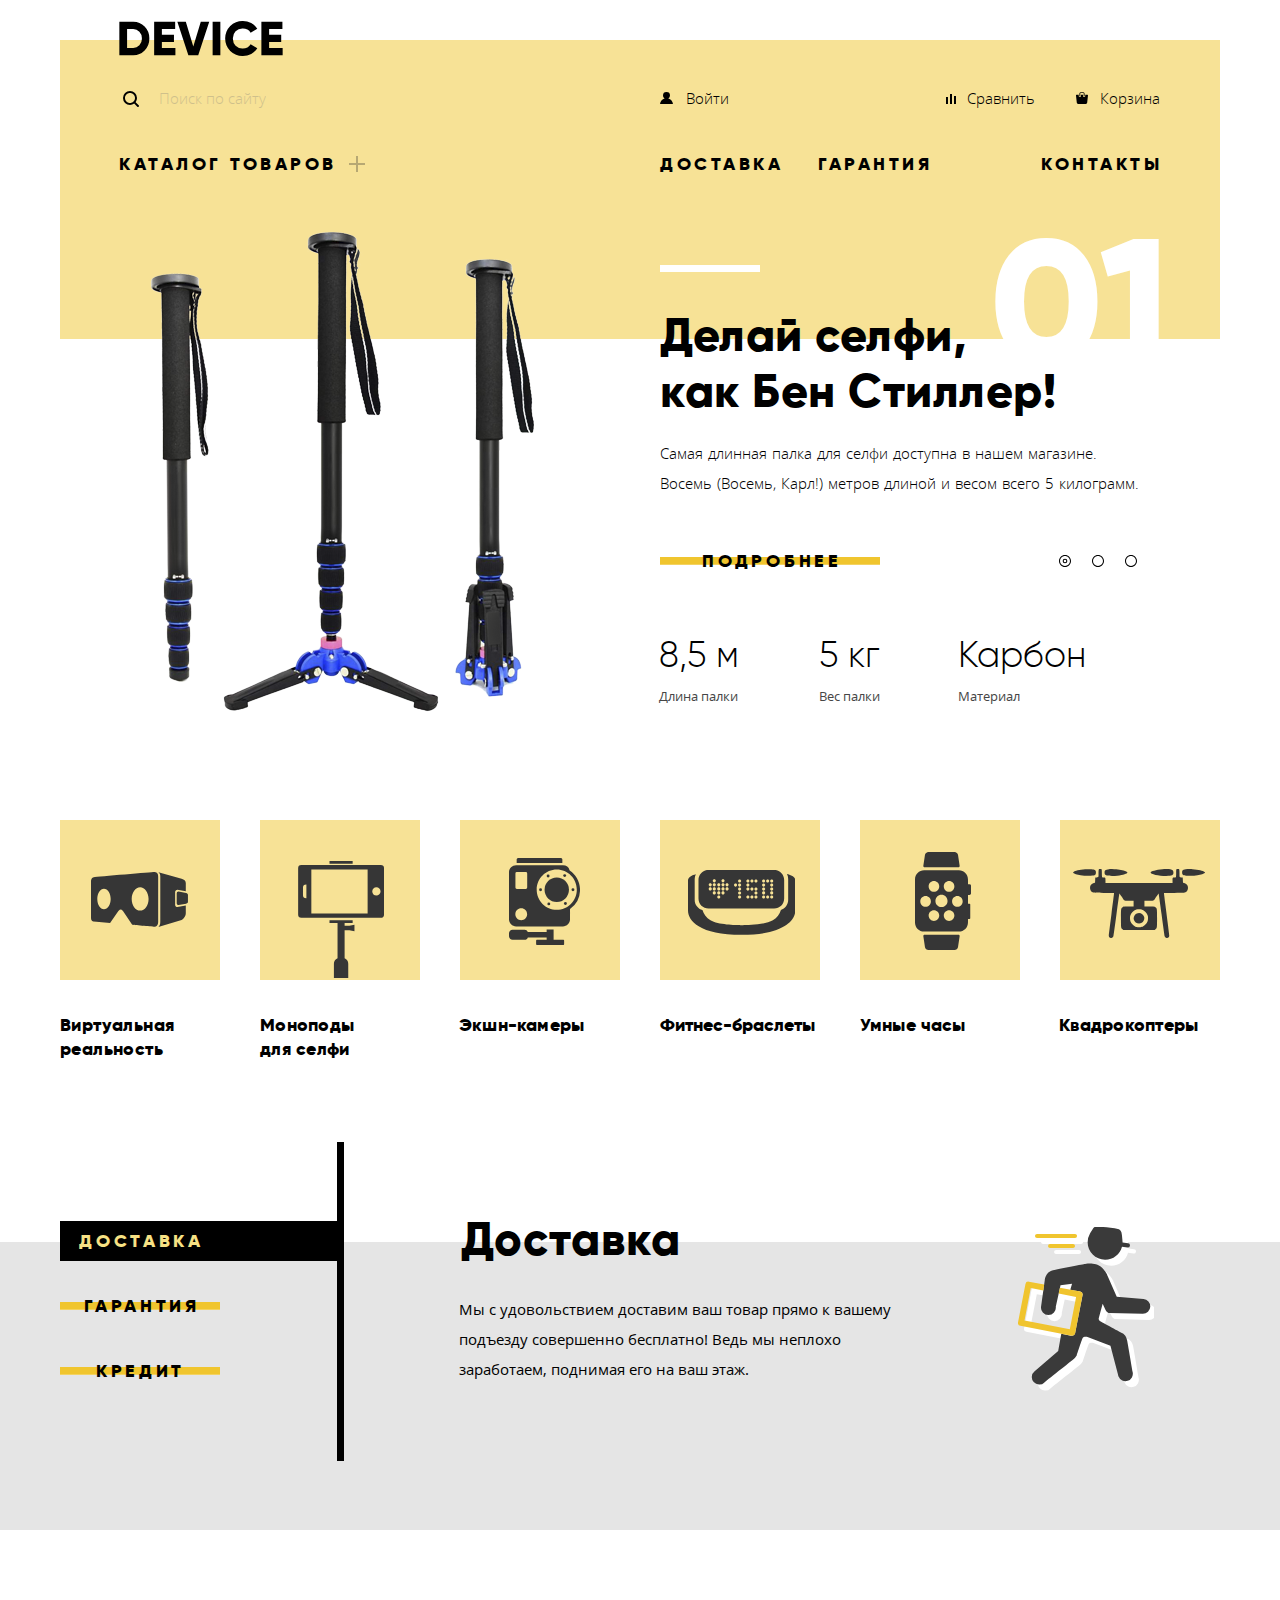
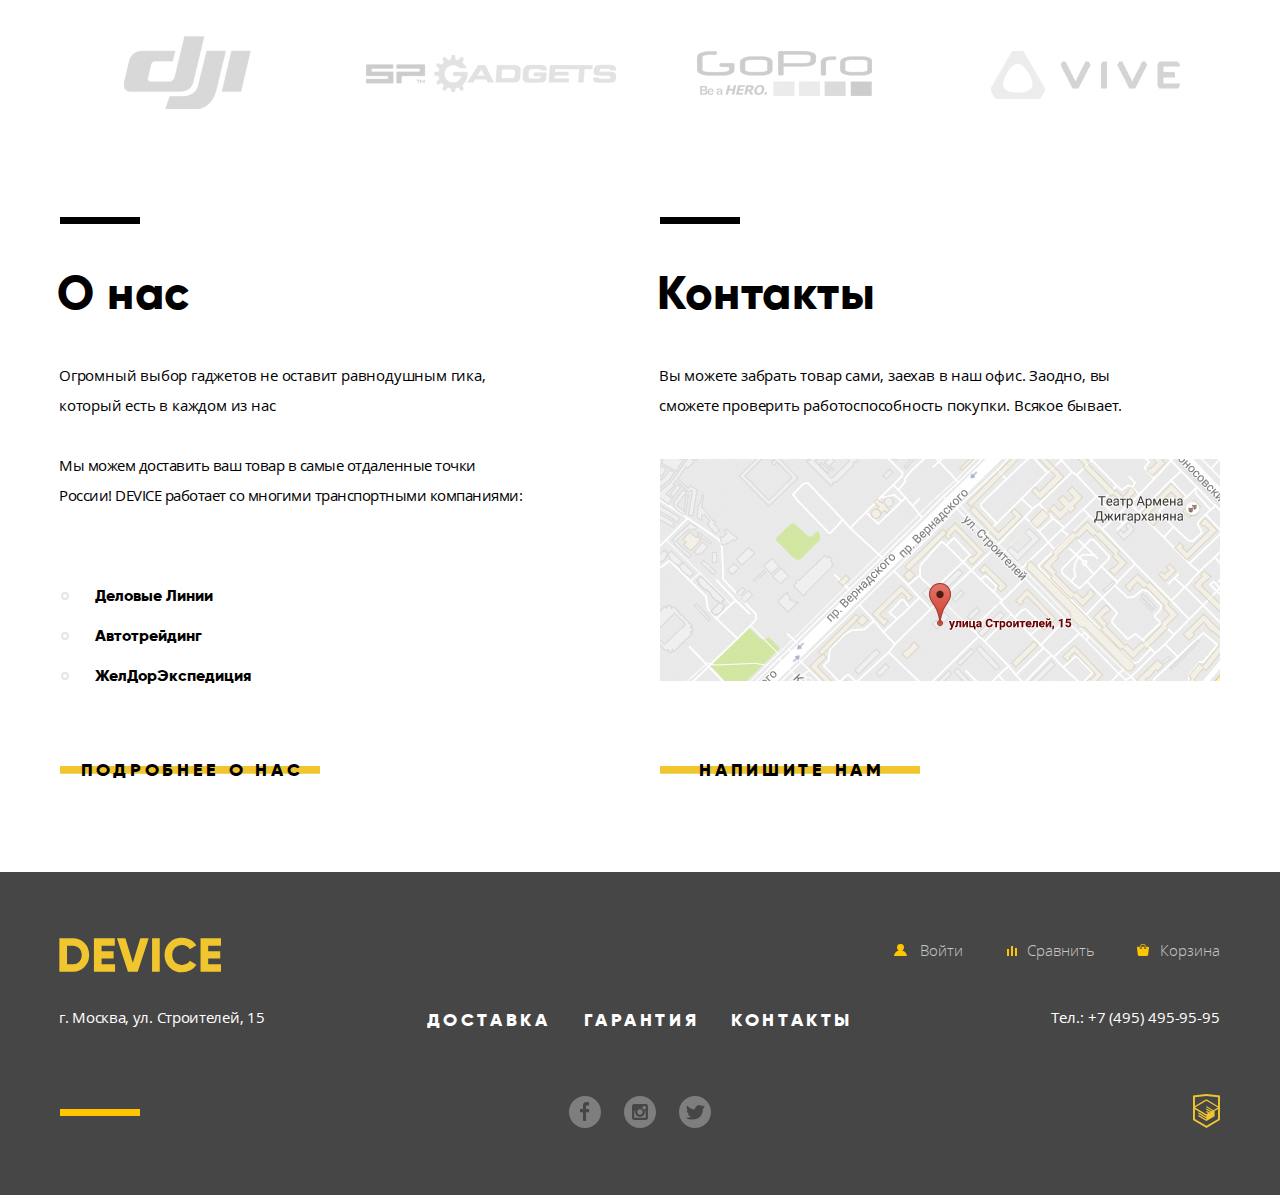
<file: index.html>
<!DOCTYPE html>
<html lang="ru">
  <head>
    <!-- Прединальная проверка -->
    <meta charset="utf-8">
    <!-- <meta http-equiv="X-UA-Compatible" content="IE=edge"> -->
    <title>Девайс</title>
    <link rel="stylesheet" href="css/normalize.css">
    <!-- <link rel="stylesheet" href="css/style.css"> -->
    <link rel="stylesheet" href="css/style-min.css">
  </head>
  <body>
    <header class="b-container b-header">
      <a class="b-header__logo" href="" aria-label="Логотип Девайс">
        <svg class="" viewBox="0 0 170 40" width="170" height="140">
          <path d="m0.35 0.7v33.6h13.532a15.723 15.723 0 0 0 11.72-4.824 16.464 16.464 0 0 0 4.712-11.976 16.465 16.465 0 0 0-4.712-11.976 15.723 15.723 0 0 0-11.72-4.824zm7.733 26.208v-18.819h5.8a8.648 8.648 0 0 1 6.5 2.568 9.412 9.412 0 0 1 2.489 6.84 9.41 9.41 0 0 1-2.489 6.84 8.646 8.646 0 0 1-6.5 2.568h-5.8zm34.8-5.952h12.082v-7.3h-12.086v-5.567h13.291v-7.389h-21.024v33.6h21.265v-7.392h-13.532v-5.952zm36.343 13.344 11.019-33.6h-8.458l-7.491 24.72-7.491-24.72h-8.457l11.019 33.6zm14.4 0h7.733v-33.6h-7.733zm38.615-1.416a15.514 15.514 0 0 0 6.041-5.688l-6.67-3.84a7.488 7.488 0 0 1-3.165 3.024 9.874 9.874 0 0 1-4.664 1.1 9.594 9.594 0 0 1-7.177-2.736 9.907 9.907 0 0 1-2.682-7.248 9.908 9.908 0 0 1 2.682-7.248 9.594 9.594 0 0 1 7.177-2.736 9.914 9.914 0 0 1 4.64 1.08 7.6 7.6 0 0 1 3.189 3.048l6.67-3.84a15.881 15.881 0 0 0-6.09-5.688 17.419 17.419 0 0 0-8.409-2.088 17.12 17.12 0 0 0-17.592 17.472 17.12 17.12 0 0 0 17.589 17.476 17.519 17.519 0 0 0 8.458-2.088zm17.881-11.928h12.082v-7.3h-12.085v-5.567h13.29v-7.389h-21.022v33.6h21.264v-7.392h-13.532v-5.952z"/>
        </svg>
      </a>
      <nav>
        <div class="b-flex b-header-line-wr">
          <form class="b-flex" action="https://echo.htmlacademy.ru/" method="post">
            <label class="search-icon" for="search-input"></label>
            <input class="b-icon-link__text b-header__search-input" type="text" placeholder="Поиск по сайту" name="search-text" id="search-input" aria-label="Поиск по сайту">
            <button class="b-icon-link__text b-header__search-button" aria-label="Искать">Найти</button>
          </form>
          <div class="b-flex b-header__top-right-menu">
            <ul class="b-ul-menu">
              <li class="b-icon-link">
                <a class="b-icon-link__text" href="" aria-label="Авторизоваться">
                  <div class="b-icon-link__img-wrapper">
                    <svg class="b-icon-link__img b-icon-link__img-login" width="13" height="12" viewBox="0 0 13 12">
                      <path d="M.032 12h12.937c-.163-2.643-2.074-4.837-4.671-5.543a3.47 3.47 0 0 0 1.687-2.972 3.485 3.485 0 0 0-6.97 0c0 1.264.68 2.361 1.688 2.972C2.106 7.163.194 9.357.032 12z"/>
                    </svg>
                  </div>
                  Войти
                </a>
              </li>
            </ul>
            <ul class="b-ul-menu b-ul-menu--right">
              <li class="b-icon-link b-icon-link--right">
                <a class="b-icon-link__text" href="" aria-label="Сравнить">
                  <div class="b-icon-link__img-wrapper">
                    <svg class="b-icon-link__img b-icon-link__img-compare" width="10" height="10" viewBox="0 0 10 10">
                      <path d="M8 2h1.984v8H8zM0 3h1.984v7H0zM4 0h2v10H4z"/>
                    </svg>
                  </div>
                  Сравнить
                </a>
              </li>
              <li class="b-icon-link b-icon-link--right">
                <a class="b-icon-link__text" href="" aria-label="Корзина">
                  <div class="b-icon-link__img-wrapper">
                    <svg class="b-icon-link__img b-icon-link__img-cart" width="12" height="12" viewBox="0 0 12 12">
                      <path d="M11.864 3.017a.429.429 0 0 0-.327-.154H9.225V4.09c0 .563-.484 1.022-1.08 1.022-.594 0-1.078-.458-1.078-1.022V2.863H4.909V4.09c0 .563-.485 1.022-1.08 1.022-.595 0-1.078-.458-1.078-1.022V2.863H.438a.43.43 0 0 0-.327.154.472.472 0 0 0-.108.358l.776 7.134c.015.806.642 1.455 1.411 1.455h7.595c.77 0 1.396-.649 1.411-1.455l.776-7.134a.476.476 0 0 0-.108-.358z"/>
                      <path d="M3.829 4.499c.239 0 .433-.184.433-.409V1.84c0-.632.672-1.022 1.295-1.022h1.079c.655 0 1.078.401 1.078 1.022v2.25c0 .225.194.409.431.409.239 0 .433-.184.433-.409V1.84C8.577.773 7.761 0 6.636 0H5.557c-1.19 0-2.159.826-2.159 1.84v2.25c0 .225.194.409.431.409z"/>
                    </svg>
                  </div>
                  Корзина
                </a>
              </li>
            </ul>
          </div>
        </div>
        <div class="b-flex b-header-line-wr">
          <div class="b-flex b-header__bottom-left">
            <a class="b-upper-link__text bottom-left__catalog" href="inner.html" aria-label="Каталог товаров">
              Каталог товаров
            </a>
            <div class="b-flex b-header__submenu-wr">
              <ul>
                <li>
                  <a href="#" class="b-icon-link__text" aria-label="Виртуальная реальность">Виртуальная реальность</a>
                </li>
                <li>
                  <a href="inner.html" class="b-icon-link__text" aria-label="Моноподы для селфи">Моноподы для селфи</a>
                </li>
                <li>
                  <a href="#" class="b-icon-link__text" aria-label="Экшн-камеры">Экшн-камеры</a>
                </li>
              </ul>
              <ul>
                <li>
                  <a href="#" class="b-icon-link__text" aria-label="Фитнес-браслеты">Фитнес-браслеты</a>
                </li>
                <li>
                  <a href="#" class="b-icon-link__text" aria-label="Умные часы">Умные часы</a>
                </li>
              </ul>
              <ul>
                <li>
                  <a href="#" class="b-icon-link__text" aria-label="Квадрокоптеры">Квадрокоптеры</a>
                </li>
              </ul>
            </div>
          </div>
          <div class="b-flex">
            <ul class="b-ul-menu service-menu">
              <li class="b-icon-link">
                <a class="b-upper-link__text" href="" aria-label="Доставка">
                  Доставка
                </a>
              </li>
              <li class="b-icon-link">
                <a class="b-upper-link__text" href="" aria-label="Гарантия">
                  Гарантия
                </a>
              </li>
              <li class="b-icon-link">
                <a class="b-upper-link__text" href="" aria-label="Контакты">
                  Контакты
                </a>
              </li>
            </ul>
          </div>
        </div>
    </nav>
    </header>
    <main>
      <h1 class="visually-hidden">Магазин гаджетов с оригинальным дизайном</h1>
      <section class="b-container">
        <div class="b-promo-wrapper">
          <!-- секция Промо-акции -->
          <h2 class="visually-hidden">Промо-акции</h2>
          <hr class="b-promo__decorate-line">
          <div class="b-flex b-promo">
            <div class="b-promo__info-wr">
              <img class="promo-img1" src="img/slider-1.png" width="384"  height="486" alt="Самая длинная палка для селфи">
            </div>
            <div class="b-promo__info-wr">
              <span class="b-promo__number">01</span>
              <p class="b-promo__header">
                Делай селфи,<br>как Бен Стиллер!
              </p>
              <p class="b-promo__desription">
                Самая длинная палка для селфи доступна в нашем магазине.<br>Восемь (Восемь, Карл!) метров длиной и весом всего 5 килограмм.
              </p>
              <a class="b-yellow-button b-promo__detail-button" href="" aria-label="Подробнее о самой длинной палке">Подробнее</a>
              <div class="b-flex b-promo__detail-wrapper">
                <p class="b-flex b-promo__detail-item">
                  <span class="b-promo__detail-item-value">Длина палки</span>
                  <span class="b-promo__detail-item-key">8,5 <abbr title="метров">м</abbr></span>
                </p>
                <p class="b-flex b-promo__detail-item b-promo__detail-item--second">
                  <span class="b-promo__detail-item-value">Вес палки</span>
                  <span class="b-promo__detail-item-key">5 <abbr title="Килограмм">кг</abbr></span>
                </p>
                <p class="b-flex b-promo__detail-item b-promo__detail-item--third">
                  <span class="b-promo__detail-item-value">Материал</span>
                  <span class="b-promo__detail-item-key">Карбон</span>
                </p>
              </div>
            </div>
          </div>
          <div class="b-flex b-promo b-promo--hide">
            <div class="b-promo__info-wr">
              <img class="promo-img2" src="img/slider-2.png" width="345"  height="485" alt="Мотивирующие фитнес-браслеты">
            </div>
            <div class="b-promo__info-wr">
              <span class="b-promo__number">02</span>
              <p class="b-promo__header">
                Худеем<br>правильно!
              </p>
              <p class="b-promo__desription">
                Мотивирующие фитнес-браслеты помогут найти в себе силы<br>не пропускать занятия и соблюдать диету.
              </p>
              <a class="b-yellow-button b-promo__detail-button" href="" aria-label="Подробнее о мотивирующем фитнес-браслете">Подробнее</a>
              <div class="b-flex b-promo__detail-wrapper">
                <p class="b-flex b-promo__detail-item">
                  <span class="b-promo__detail-item-value">Без подзарядки</span>
                  <span class="b-promo__detail-item-key">48 часов</span>
                </p>
              </div>
            </div>
          </div>
          <div class="b-flex b-promo b-promo--hide">
            <div class="b-promo__info-wr">
              <img class="promo-img3" src="img/slider-3.png" width="526"  height="334" alt="Квадрокоптер c мощным лазером">
            </div>
            <div class="b-promo__info-wr">
              <span class="b-promo__number">03</span>
              <p class="b-promo__header">
                Порхает как бабочка,<br>жалит как пчела!
              </p>
              <p class="b-promo__desription">
                Этот обычный, на первый взгляд, квадрокоптер оснащен<br>мощным лазером, замаскированным под стандартную камеру.
              </p>
              <a class="b-yellow-button b-promo__detail-button" href="" aria-label="Подробнее о квадрокоптере с мощным лазером">Подробнее</a>
              <div class="b-flex b-promo__detail-wrapper">
                <p class="b-flex b-promo__detail-item">
                  <span class="b-promo__detail-item-value">Дальность полета</span>
                  <span class="b-promo__detail-item-key">800 <abbr title="метров">м</abbr></span>
                </p>
                <p class="b-flex b-promo__detail-item b-promo__detail-item--second">
                  <span class="b-promo__detail-item-value">Радиус поражения</span>
                  <span class="b-promo__detail-item-key">50 <abbr title="метров">м</abbr></span>
                </p>
              </div>
            </div>
          </div>
          <div class="b-promo-nav">
            <button class="b-promo__slide-button b-promo__slide-button--active" type="button" aria-label="Промо-слайд 1. Активный"></button>
            <button class="b-promo__slide-button" type="button" aria-label="Промо-слайд 2"></button>
            <button class="b-promo__slide-button" type="button" aria-label="Промо-слайд 3"></button>
          </div>
        </div>
        <!-- секция Промо-акции -->
      </section>
      <section class="b-container">
        <!-- секция Популярные разделы каталога -->
        <h2 class="visually-hidden">Популярные разделы каталога</h2>
        <ul class="b-flex b-popular">
          <li class="b-flex">
            <a class="b-popular__text" href="inner.html" aria-label="В раздел с виртуальной реальностью">
              <div class="b-popular__image-wrapper">
                <img class="b-popular__image b-popular__image--vr" src="img/popular-1.svg" width="97" height="55" alt="Виртуальная реальность">
              </div>
              <h3 class="b-popular__text--vr">Виртуальная реальность</h3>
            </a>
          </li>
          <li class="b-flex">
            <a class="b-popular__text" href="inner.html" aria-label="В раздел с моноподами">
              <div class="b-popular__image-wrapper">
                <img class="b-popular__image b-popular__image--monopod" src="img/popular-2.svg" width="86" height="117" alt="Моноподы для селфи">
              </div>
              <h3 class="b-popular__text--monopod">Моноподы<br>для селфи</h3>
            </a>
          </li>
          <li class="b-flex">
            <a class="b-popular__text" href="inner.html" aria-label="В раздел с экшен-камерами">
              <div class="b-popular__image-wrapper">
                <img class="b-popular__image b-popular__image--actioncam" src="img/popular-3.svg" width="71" height="87" alt="Экшн-камеры">
              </div>
              <h3 class="b-popular__text--actioncam">Экшн-камеры</h3>
            </a>
          </li>
          <li class="b-flex">
            <a class="b-popular__text" href="inner.html" aria-label="В раздел с фитнес-браслетами">
              <div class="b-popular__image-wrapper">
                <img class="b-popular__image b-popular__image--fitnbra" src="img/popular-4.svg" width="107" height="65" alt="Фитнес-браслеты">
              </div>
              <h3 class="b-popular__text--fitnbra">Фитнес-браслеты</h3>
            </a>
          </li>
          <li class="b-flex">
            <a class="b-popular__text" href="inner.html" aria-label="В раздел с умными часами">
              <div class="b-popular__image-wrapper">
                <img class="b-popular__image b-popular__image--smartclock" src="img/popular-5.svg" width="56" height="98" alt="Умные часы">
              </div>
              <h3 class="b-popular__text--smartclock">Умные часы</h3>
            </a>
          </li>
          <li class="b-flex">
            <a class="b-popular__text" href="inner.html" aria-label="В раздел с квадрокоптерами">
              <div class="b-popular__image-wrapper">
                <img class="b-popular__image b-popular__image--qwadro" src="img/popular-6.svg" width="132" height="69" alt="Квадрокоптеры">
              </div>
              <h3 class="b-popular__text--qwadro">Квадрокоптеры</h3>
            </a>
          </li>
        </ul>
        <!-- /секция Популярные разделы каталога -->
      </section>
      <section class="b-flex b-container-services">
        <!-- Секция сервисы -->
        <h2 class="visually-hidden">Сервисы</h2>
        <div class="b-container b-services-wr">
          <ul class="b-flex b-services__button-list">
            <li class="b-flex b-services__list-item">
              <button class="b-yellow-button b-services__button b-services__button--active" type="button"><span class="b-services__button-text--delivery" aria-label="В сервис - Доставка. Активный">Доставка</span></button>
            </li>
            <li class="b-flex b-services__list-item">
              <button class="b-yellow-button b-services__button" type="button"><span class="b-services__button-text--waranty" aria-label="В сервис - Гарантия">Гарантия</span></button>
            </li>
            <li class="b-flex b-services__list-item">
              <button class="b-yellow-button b-services__button" type="button"><span class="b-services__button-text--credit" aria-label="В сервис - Кредит">Кредит</span></button>
            </li>
          </ul>
          <div class="b-services__detail-container b-services__detail-delivery">
            <p class="b-services__detail-header">Доставка</p>
            <p class="b-services__detail-content">
              Мы с удовольствием доставим ваш товар прямо к вашему подъезду совершенно бесплатно! Ведь мы неплохо заработаем, поднимая его на ваш этаж.
          </div>
          <div class="b-services__detail-container b-services__detail-warranty b-services__detail-container--hide">
            <p class="b-services__detail-header">Гарантия</p>
            <p class="b-services__detail-content">
              Если из-за возгорания купленного у нас товара у вас сгорит дом — не переживайте, мы выдадим вам новый.<br>
              Товар, не дом, конечно же.
            </p>
          </div>
          <div class="b-services__detail-container b-services__detail-credit b-services__detail-container--hide">
            <p class="b-services__detail-header">Кредит</p>
            <p class="b-services__detail-content">
              Залезть в долговую яму стало проще! Кредитные консультанты подберут для вас наиболее выгодные условия кредита. Выгодные для нашего банка, разумеется.
            </p>
          </div>
        </div>
        <!-- /Секция сервисы -->
      </section>
      <section class="b-container">
        <h2 class="visually-hidden">Логотипы</h2>
        <ul class="b-flex b-logos">
          <li><a class="b-logo1" href="#" aria-label="Наш партнер - dji"><img src="img/logo-1-gray.png" alt="Логотип djl" width="260" height="100"></a></li>
          <li><a class="b-logo2" href="#" aria-label="Наш партнер - dji"><img src="img/logo-2-gray.png" alt="Логотип SP Gadjet" width="260" height="100"></a></li>
          <li><a class="b-logo3" href="#" aria-label="Наш партнер - GoPro"><img src="img/logo-3-gray.png" alt="Логотип GoPro" width="260" height="100"></a></li>
          <li><a class="b-logo4" href="#" aria-label="Наш партнер - Vive"><img src="img/logo-4-gray.png" alt="Логотип Vive" width="260" height="100"></a></li>
        </ul>
      </section>
      <div class="b-container">
        <div class="b-flex b-about-us">
          <section class="b-about-us__wr">
            <!-- секция О нас -->
            <hr class="b-about-us__decorate-line">
            <h2 class="b-about-us__header">О нас</h2>
            <p class="b-about-us__content">Огромный выбор гаджетов не оставит равнодушным гика, который есть в каждом из нас</p>
            <p class="b-about-us__content b-about-us__content--2">Мы можем доставить ваш товар в самые отдаленные точки России! DEVICE работает со многими транспортными компаниями:</p>
            <ul class="b-about-us__transport-company">
              <li>Деловые Линии</li>
              <li>Автотрейдинг</li>
              <li>ЖелДорЭкспедиция</li>
            </ul>
            <a class="b-yellow-button b-yellow-button--about-us" href="about-us.html" aria-label="Подробнее о нас">Подробнее о нас</a>
            <!-- /секция О нас -->
          </section>
          <section class="b-about-us__wr">
            <!-- секция Контакты -->
            <hr class="b-about-us__decorate-line">
            <h2 class="b-about-us__header">Контакты</h2>
            <p class="b-about-us__content b-about-us__content--3">Вы можете забрать товар сами, заехав в наш офис. Заодно, вы сможете проверить работоспособность покупки. Всякое бывает.</p>
            <a class="b-about-us--map__link" href="about-us-map.html"><img class="b-about-us--map" src="img/map.jpg" width="560" height="222" alt="Офис компании по адресу Москва, улица Строителей, 15" aria-label="Интерактивная карта"></a>
            <a class="b-yellow-button b-yellow-button--about-us b-about-us--feedback" href="write-us.html" aria-label="Напишите нам">Напишите нам</a>
            <!-- /секция Контакты -->
          </section>
        </div>
      </div>
    </main>
    <footer class="b-flex b-container-footer">
      <div class="b-container">
        <!-- logo -->
        <a class="b-footer__logo" href="index.html" aria-label="Логотип Девайс">
          <svg class="b-footer__logo-img" viewBox="0 0 163 36" width="162" height="37">
            <path d="m0.35 0.7v33.6h13.532a15.723 15.723 0 0 0 11.72-4.824 16.464 16.464 0 0 0 4.712-11.976 16.465 16.465 0 0 0-4.712-11.976 15.723 15.723 0 0 0-11.72-4.824zm7.733 26.208v-18.819h5.8a8.648 8.648 0 0 1 6.5 2.568 9.412 9.412 0 0 1 2.489 6.84 9.41 9.41 0 0 1-2.489 6.84 8.646 8.646 0 0 1-6.5 2.568h-5.8zm34.8-5.952h12.082v-7.3h-12.086v-5.567h13.291v-7.389h-21.024v33.6h21.265v-7.392h-13.532v-5.952zm36.343 13.344 11.019-33.6h-8.458l-7.491 24.72-7.491-24.72h-8.457l11.019 33.6zm14.4 0h7.733v-33.6h-7.733zm38.615-1.416a15.514 15.514 0 0 0 6.041-5.688l-6.67-3.84a7.488 7.488 0 0 1-3.165 3.024 9.874 9.874 0 0 1-4.664 1.1 9.594 9.594 0 0 1-7.177-2.736 9.907 9.907 0 0 1-2.682-7.248 9.908 9.908 0 0 1 2.682-7.248 9.594 9.594 0 0 1 7.177-2.736 9.914 9.914 0 0 1 4.64 1.08 7.6 7.6 0 0 1 3.189 3.048l6.67-3.84a15.881 15.881 0 0 0-6.09-5.688 17.419 17.419 0 0 0-8.409-2.088 17.12 17.12 0 0 0-17.592 17.472 17.12 17.12 0 0 0 17.589 17.476 17.519 17.519 0 0 0 8.458-2.088zm17.881-11.928h12.082v-7.3h-12.085v-5.567h13.29v-7.389h-21.022v33.6h21.264v-7.392h-13.532v-5.952z"/>
          </svg>
        </a>
        <div class="b-flex b-footer-top-menu">
          <ul class="b-ul-menu b-ul-menu--right">
            <li class="b-icon-link b-icon-link--right">
              <a class="b-icon-link__text" href="" aria-label="Авторизоваться">
                <div class="b-icon-link__img-wrapper">
                  <svg class="b-icon-link__img b-icon-link__img-login" width="13" height="12" viewBox="0 0 13 12">
                    <path d="M.032 12h12.937c-.163-2.643-2.074-4.837-4.671-5.543a3.47 3.47 0 0 0 1.687-2.972 3.485 3.485 0 0 0-6.97 0c0 1.264.68 2.361 1.688 2.972C2.106 7.163.194 9.357.032 12z"/>
                  </svg>
                </div>
                Войти
              </a>
            </li>
            <li class="b-icon-link b-icon-link--right">
              <a class="b-icon-link__text" href="" aria-label="Сравнить">
                <div class="b-icon-link__img-wrapper">
                  <svg class="b-icon-link__img b-icon-link__img-compare" width="10" height="10" viewBox="0 0 10 10">
                    <path d="M8 2h1.984v8H8zM0 3h1.984v7H0zM4 0h2v10H4z"/>
                  </svg>
                </div>
                Сравнить
              </a>
            </li>
            <li class="b-icon-link b-icon-link--right">
              <a class="b-icon-link__text" href="" aria-label="Корзина">
                <div class="b-icon-link__img-wrapper">
                  <svg class="b-icon-link__img b-icon-link__img-cart" width="12" height="12" viewBox="0 0 12 12">
                    <path d="M11.864 3.017a.429.429 0 0 0-.327-.154H9.225V4.09c0 .563-.484 1.022-1.08 1.022-.594 0-1.078-.458-1.078-1.022V2.863H4.909V4.09c0 .563-.485 1.022-1.08 1.022-.595 0-1.078-.458-1.078-1.022V2.863H.438a.43.43 0 0 0-.327.154.472.472 0 0 0-.108.358l.776 7.134c.015.806.642 1.455 1.411 1.455h7.595c.77 0 1.396-.649 1.411-1.455l.776-7.134a.476.476 0 0 0-.108-.358z"/>
                    <path d="M3.829 4.499c.239 0 .433-.184.433-.409V1.84c0-.632.672-1.022 1.295-1.022h1.079c.655 0 1.078.401 1.078 1.022v2.25c0 .225.194.409.431.409.239 0 .433-.184.433-.409V1.84C8.577.773 7.761 0 6.636 0H5.557c-1.19 0-2.159.826-2.159 1.84v2.25c0 .225.194.409.431.409z"/>
                  </svg>
                </div>
                Корзина
              </a>
            </li>
          </ul>
        </div>
        <div class="b-flex b-footer__middle-wrapper">
          <address class="b-footer__middle-text">г. Москва, ул. Строителей, 15</address>
          <ul class="b-flex b-footer__service-menu">
            <li class="tt"><a class="b-footer__service-menu-item" href="" aria-label="Доставка">Доставка</a></li>
            <li><a class="b-footer__service-menu-item" href="" aria-label="Гарантия">Гарантия</a></li>
            <li><a class="b-footer__service-menu-item" href="" aria-label="Контакты">Контакты</a></li>
          </ul>
          <a class="b-footer__middle-text b-footer__middle-text--tel" href="tel:+74954959595">Тел.: +7 (495) 495-95-95</a>
        </div>
        <div class="b-footer__middle-wrapper b-footer__middle-wrapper-bottom">
          <hr class="b-footer__decorate">
          <ul class="b-flex b-footer__social-menu">
            <!-- фейсбук, инстаграмм, твиттер -->
            <li>
              <a class="b-footer__social-menu-item" href="#" aria-label="Мы на Facebook">
                <svg class="" width="32" height="32" viewBox="0 0 32 32">
                  <path fill="#FFF" d="M16 0C7.164 0 0 7.163 0 16s7.164 16 16 16c8.837 0 16-7.164 16-16S24.837 0 16 0zm4.062 9.455h-3.021v3.444h3.021v3.445h-3.021v8.61H14.02v-8.61H11v-3.445h3.021V9.455c0-1.902 1.353-3.445 3.021-3.445h3.021v3.445z"/>
                </svg>
              </a>
            </li>
            <li>
              <a class="b-footer__social-menu-item" href="#" aria-label="Мы в Instagram">
                <svg class="" width="32" height="32" viewBox="0 0 32 32">
                  <g fill="#FFF">
                    <path d="M20.916 16a4.938 4.938 0 1 1-9.877 0c0-.394.051-.773.138-1.14h-.897v6.838h11.396V14.86h-.897c.086.367.137.746.137 1.14z"/>
                    <path d="M15.978 18.659c1.466 0 2.659-1.193 2.659-2.659s-1.193-2.659-2.659-2.659c-1.466 0-2.659 1.193-2.659 2.659s1.192 2.659 2.659 2.659zM18.637 10.302h3.039v3.039h-3.039z"/>
                    <path d="M16 0C7.164 0 0 7.164 0 16c0 8.837 7.164 16 16 16 8.837 0 16-7.163 16-16 0-8.836-7.163-16-16-16zm7.955 21.698a2.285 2.285 0 0 1-2.279 2.279H10.279A2.285 2.285 0 0 1 8 21.698V10.302a2.286 2.286 0 0 1 2.279-2.279h11.396a2.286 2.286 0 0 1 2.279 2.279v11.396z"/>
                  </g>
                </svg>
              </a>
            </li>
            <li>
              <a class="b-footer__social-menu-item" href="#" aria-label="Мы в Twitter">
                <svg class="" width="32" height="32" viewBox="0 0 32 32">
                  <path fill="#FFF" d="M16 0C7.164 0 0 7.164 0 16c0 8.837 7.164 16 16 16 8.837 0 16-7.163 16-16 0-8.836-7.163-16-16-16zm7.944 12.809c-.251 6.516-3.463 10.832-10.992 10.702h-.486c-.447 0-4.543-.443-5.344-1.823 2.479.19 4.247-.406 5.12-1.136-1.048-.289-2.923-.461-3.251-2.848.384.104.618.221 1.299.113-1.307-.824-2.758-1.519-2.679-3.643.311.317 1.164.518 1.46.457-.768-.233-2.149-3.244-.974-4.781 1.984 1.79 4.075 3.482 7.804 3.643.227-2.214 1.24-3.699 3.168-4.325 1.84-.479 3.255.26 3.901 1.138.737-.224 1.453-.466 2.193-.685-.004.833-.569 1.463-.935 1.709.747.165 1.423-.475 1.423-.475-.184.963-1.094 1.725-1.707 1.954z"/>
                </svg>
              </a>
            </li>
          </ul>
          <!-- ссылка на интенсив HTML Academy -->
          <a class="b-footer__html-academy-link" href="https://htmlacademy.ru/intensive/htmlcss" aria-label="Перейти на сайт HTML академия">
            <svg class="b-footer__html-academy" width="27" height="35" viewBox="0 0 27 35">
              <path d="M13.62.017L13.472 0 0 1.412v24.661l13.473 8.017 13.43-7.99.042-.025V1.412L13.62.017zm11.399 12.11L13.495 5.334l-.001-.104-.087.05-.088-.056v.109L1.925 12.118V3.147l11.548-1.212L25.02 3.147v8.98zm-11.614-5.34L24.923 13.5l-4.479 2.64-7.093-4.221-.014 1.415 5.904 3.513-.86.507-5.03-2.992-.014 1.415 3.827 2.275-.782.523-3.031-1.787-.014 1.413 1.853 1.091-1.8 1.081-11.356-6.751 11.371-6.835zm-11.48 8.34l11.411 6.791.016 1.044-7.942-4.728-.015 1.416 7.979 4.795.018 1.076-7.973-4.74-.013 1.414 8.021 4.822.046.025 8.143-4.872-.011-5.177 3.415-2.036v10.021L13.472 31.85 1.925 24.979v-9.852z"/>
            </svg>
          </a>
        </div>
      </div>
    </footer>
    <div class="b-modal b-modal--map b-modal--hide">
      <!-- форма интерактивной карты -->
      <h2 class="visually-hidden">Как до нас добраться</h2>
      <iframe src="https://yandex.ru/map-widget/v1/-/CGHYUXi3" width="960" height="559"></iframe>
      <button class="b-modal-close-button b-modal-close-button--map" type="button" aria-label="Закрыть окно"></button> <!-- кнопка закрытия формы -->
      <!-- /форма интерактивной карты -->
    </div>
    <div class="b-modal b-modal--feedback  b-modal--hide">
      <!-- Форма обратной связи -->
      <h2 class="visually-hidden">Напишите нам</h2>
      <form id="feedback-form" action="https://echo.htmlacademy.ru/" method="post">
        <div class="b-flex b-modal-editors-wr">
          <div class="b-flex b-modal-editor-wr">
            <label class="b-modal-label" for="writer-name-id">Ваше имя:</label>
            <input class="b-modal-editor b-modal-editor--input" id="writer-name-id" type="text" name="writer-name" placeholder="Ваги имя и Фамилия" aria-label="Имя Фамилия">
          </div>
          <div class="b-flex b-modal-editor-wr">
            <label class="b-modal-label" for="writer-email-id">Ваш e-mail:</label>
            <input class="b-modal-editor b-modal-editor--input" id="writer-email-id" type="email" name="writer-email" placeholder="email@example.com" aria-label="Ваш e-mail">
          </div>
        </div>
        <div class="b-flex b-modal-leter-body-wr">
          <label class="b-modal-label" for="writer-text-id">Текст письма:</label>
          <textarea class="b-modal-editor b-modal-editor--leter-body" id="writer-text-id" name="writer-text" rows="8" cols="80" placeholder="В свободной форме" aria-label="Текст сообщения"></textarea>
        </div>
        <button class="b-yellow-button b-yellow-button--send-feedback" type="submit">Отправить</button>
      </form>
      <button class="b-modal-close-button b-modal-close-button--feedback" type="button" aria-label="Закрыть окно"></button> <!-- кнопка закрытия формы -->
      <!-- /Форма обратной связи -->
    </div>

    <!-- <script src="js/main.js"></script> -->
    <script src="js/main-min.js"></script>
  </body>
</html>
</file>
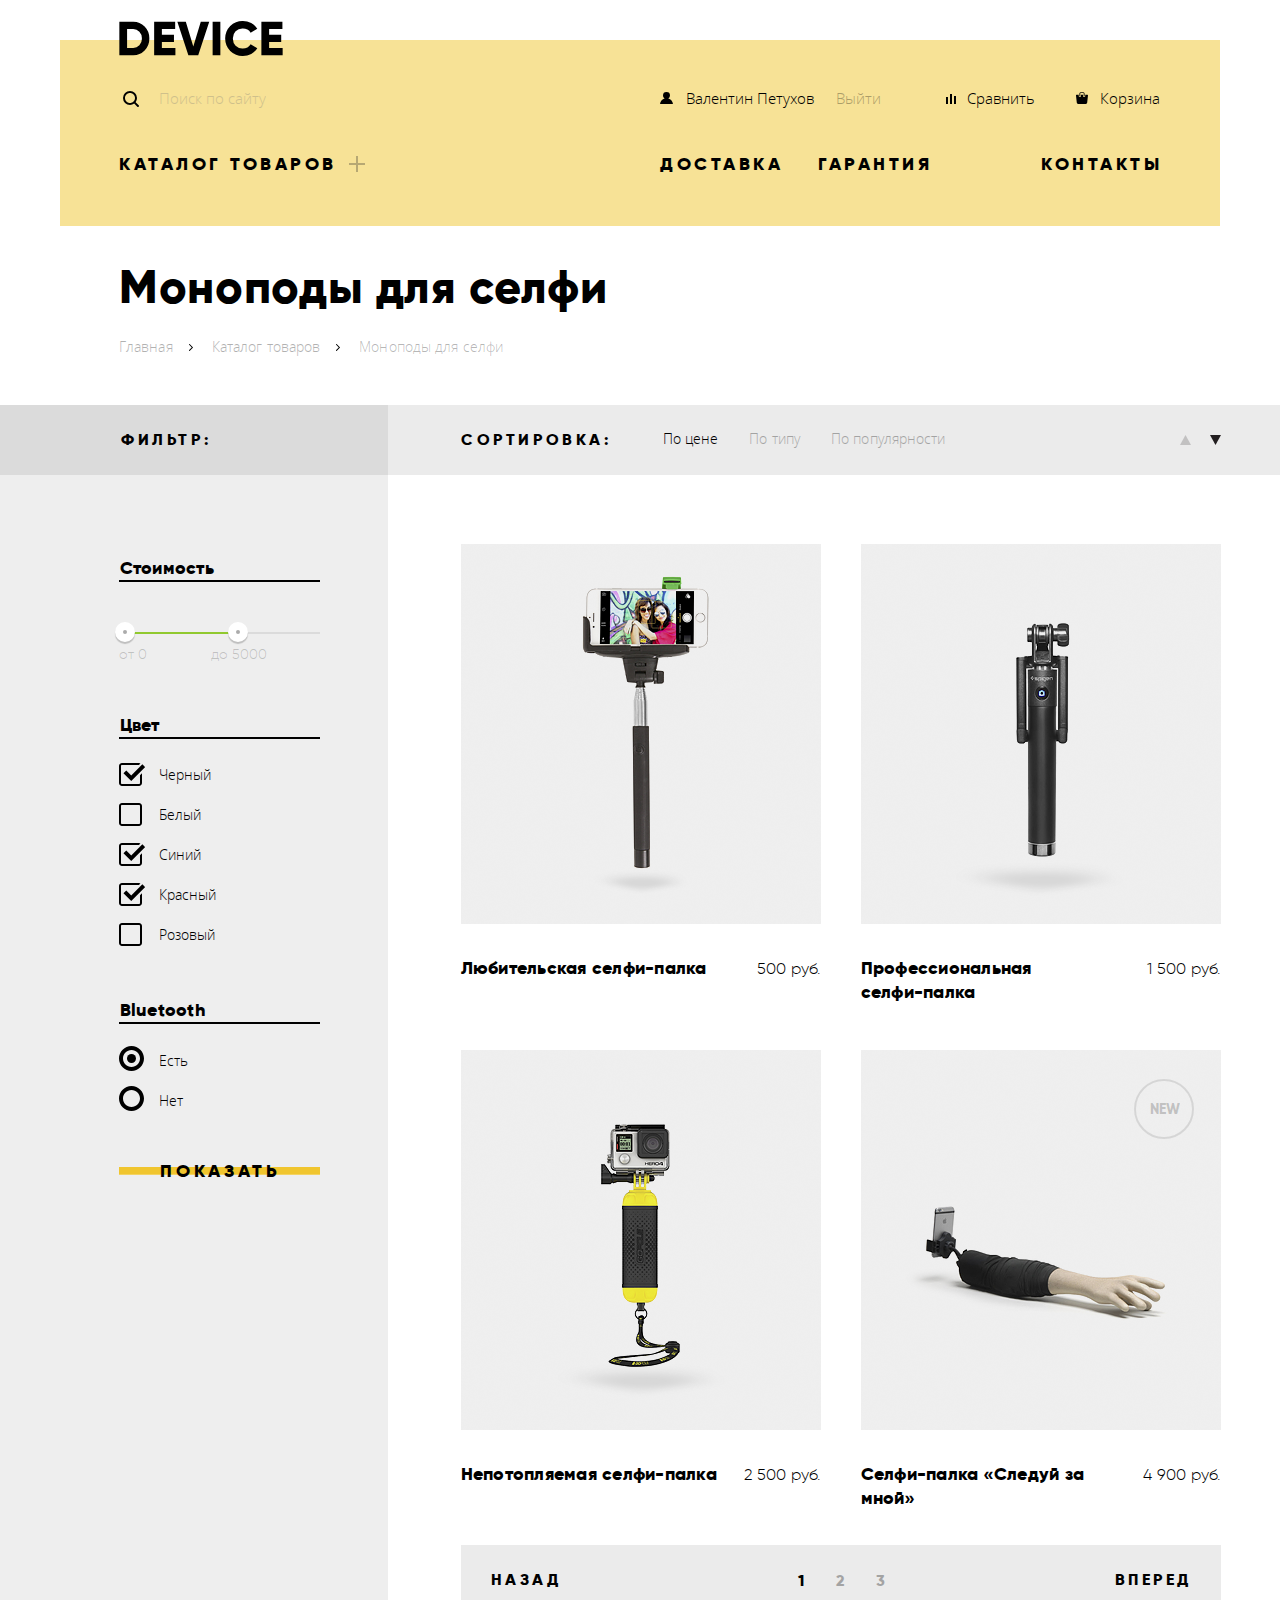
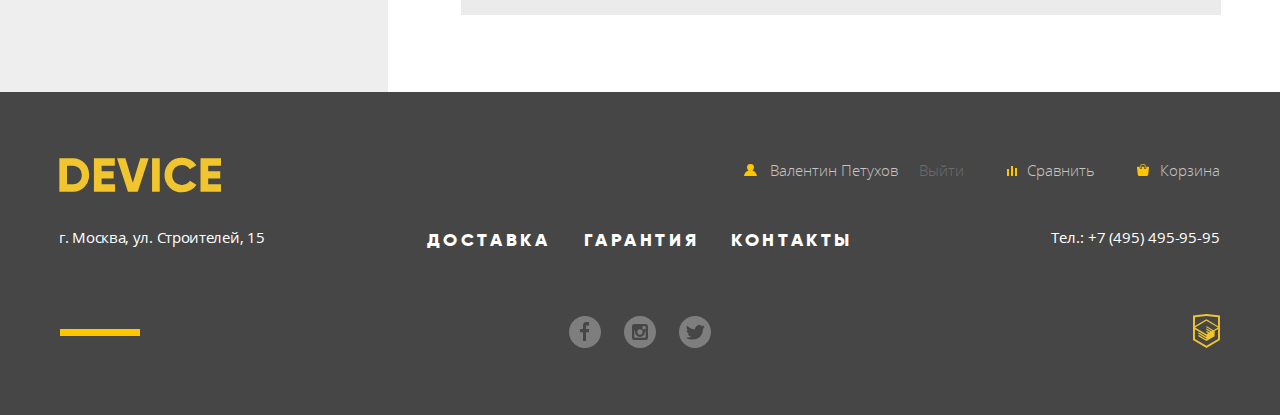
<file: inner.html>
<!DOCTYPE html>
<html lang="ru">
  <head>
    <meta charset="utf-8">
    <title>Девайс-Моноподы для селфи</title>
    <link rel="stylesheet" href="css/normalize.css">
    <!-- <link rel="stylesheet" href="css/style.css"> -->
    <link rel="stylesheet" href="css/style-min.css">
</head>
  <body>
    <div class="b-container">
      <header class="b-container b-header b-header--inner">
        <a class="b-header__logo" href="index.html" aria-label="Логотип Девайс">
          <svg class="" viewBox="0 0 170 40" width="170" height="140">
            <path d="m0.35 0.7v33.6h13.532a15.723 15.723 0 0 0 11.72-4.824 16.464 16.464 0 0 0 4.712-11.976 16.465 16.465 0 0 0-4.712-11.976 15.723 15.723 0 0 0-11.72-4.824zm7.733 26.208v-18.819h5.8a8.648 8.648 0 0 1 6.5 2.568 9.412 9.412 0 0 1 2.489 6.84 9.41 9.41 0 0 1-2.489 6.84 8.646 8.646 0 0 1-6.5 2.568h-5.8zm34.8-5.952h12.082v-7.3h-12.086v-5.567h13.291v-7.389h-21.024v33.6h21.265v-7.392h-13.532v-5.952zm36.343 13.344 11.019-33.6h-8.458l-7.491 24.72-7.491-24.72h-8.457l11.019 33.6zm14.4 0h7.733v-33.6h-7.733zm38.615-1.416a15.514 15.514 0 0 0 6.041-5.688l-6.67-3.84a7.488 7.488 0 0 1-3.165 3.024 9.874 9.874 0 0 1-4.664 1.1 9.594 9.594 0 0 1-7.177-2.736 9.907 9.907 0 0 1-2.682-7.248 9.908 9.908 0 0 1 2.682-7.248 9.594 9.594 0 0 1 7.177-2.736 9.914 9.914 0 0 1 4.64 1.08 7.6 7.6 0 0 1 3.189 3.048l6.67-3.84a15.881 15.881 0 0 0-6.09-5.688 17.419 17.419 0 0 0-8.409-2.088 17.12 17.12 0 0 0-17.592 17.472 17.12 17.12 0 0 0 17.589 17.476 17.519 17.519 0 0 0 8.458-2.088zm17.881-11.928h12.082v-7.3h-12.085v-5.567h13.29v-7.389h-21.022v33.6h21.264v-7.392h-13.532v-5.952z"/>
          </svg>
        </a>
        <nav>
          <div class="b-flex b-header-line-wr">
            <form class="b-flex" action="https://echo.htmlacademy.ru/" method="post">
              <label class="search-icon" for="search-input"></label>
              <input class="b-icon-link__text b-header__search-input" type="text" placeholder="Поиск по сайту" name="search-text" id="search-input">
              <button class="b-icon-link__text b-header__search-button" aria-label="Искать">Найти</button>
            </form>
            <div class="b-flex b-header__top-right-menu">
              <ul class="b-ul-menu">
                <li class="b-icon-link">
                  <a class="b-icon-link__text" href="profile.html" aria-label="Перейти к профилю">
                    <div class="b-icon-link__img-wrapper">
                      <svg class="b-icon-link__img b-icon-link__img-login" width="13" height="12" viewBox="0 0 13 12">
                        <path d="M.032 12h12.937c-.163-2.643-2.074-4.837-4.671-5.543a3.47 3.47 0 0 0 1.687-2.972 3.485 3.485 0 0 0-6.97 0c0 1.264.68 2.361 1.688 2.972C2.106 7.163.194 9.357.032 12z"/>
                      </svg>
                    </div>
                    Валентин Петухов
                  </a>
                </li>
                <li class="b-icon-link b-icon-link--no-image">
                  <a class="b-icon-link__text" href="" aria-label="Разлогиниться">
                    Выйти
                  </a>
                </li>
              </ul>
              <ul class="b-ul-menu b-ul-menu--right">
                <li class="b-icon-link b-icon-link--right">
                  <a class="b-icon-link__text" href="" aria-label="Сравнить">
                    <div class="b-icon-link__img-wrapper">
                      <svg class="b-icon-link__img b-icon-link__img-compare" width="10" height="10" viewBox="0 0 10 10">
                        <path d="M8 2h1.984v8H8zM0 3h1.984v7H0zM4 0h2v10H4z"/>
                      </svg>
                    </div>
                    Сравнить
                  </a>
                </li>
                <li class="b-icon-link b-icon-link--right">
                  <a class="b-icon-link__text" href="" aria-label="Корзина">
                    <div class="b-icon-link__img-wrapper">
                      <svg class="b-icon-link__img b-icon-link__img-cart" width="12" height="12" viewBox="0 0 12 12">
                        <path d="M11.864 3.017a.429.429 0 0 0-.327-.154H9.225V4.09c0 .563-.484 1.022-1.08 1.022-.594 0-1.078-.458-1.078-1.022V2.863H4.909V4.09c0 .563-.485 1.022-1.08 1.022-.595 0-1.078-.458-1.078-1.022V2.863H.438a.43.43 0 0 0-.327.154.472.472 0 0 0-.108.358l.776 7.134c.015.806.642 1.455 1.411 1.455h7.595c.77 0 1.396-.649 1.411-1.455l.776-7.134a.476.476 0 0 0-.108-.358z"/>
                        <path d="M3.829 4.499c.239 0 .433-.184.433-.409V1.84c0-.632.672-1.022 1.295-1.022h1.079c.655 0 1.078.401 1.078 1.022v2.25c0 .225.194.409.431.409.239 0 .433-.184.433-.409V1.84C8.577.773 7.761 0 6.636 0H5.557c-1.19 0-2.159.826-2.159 1.84v2.25c0 .225.194.409.431.409z"/>
                      </svg>
                    </div>
                    Корзина
                  </a>
                </li>
              </ul>
            </div>
          </div>
          <div class="b-flex b-header-line-wr">
            <div class="b-flex b-header__bottom-left">
              <a class="b-upper-link__text bottom-left__catalog" href="inner.html" aria-label="Каталог товаров">
                Каталог товаров
              </a>
              <div class="b-flex b-header__submenu-wr">
                <ul>
                  <li>
                    <a href="#" class="b-icon-link__text" aria-label="Виртуальная реальность">Виртуальная реальность</a>
                  </li>
                  <li>
                    <a href="inner.html" class="b-icon-link__text" aria-label="Моноподы для селфи">Моноподы для селфи</a>
                  </li>
                  <li>
                    <a href="#" class="b-icon-link__text" aria-label="Экшн-камеры">Экшн-камеры</a>
                  </li>
                </ul>
                <ul>
                  <li>
                    <a href="#" class="b-icon-link__text" aria-label="Фитнес-браслеты">Фитнес-браслеты</a>
                  </li>
                  <li>
                    <a href="#" class="b-icon-link__text" aria-label="Умные часы">Умные часы</a>
                  </li>
                </ul>
                <ul>
                  <li>
                    <a href="#" class="b-icon-link__text" aria-label="Квадрокоптеры">Квадрокоптеры</a>
                  </li>
                </ul>
              </div>
            </div>
            <div class="b-flex">
              <ul class="b-ul-menu service-menu">
                <li class="b-icon-link">
                  <a class="b-upper-link__text" href="" aria-label="Доставка">
                    Доставка
                  </a>
                </li>
                <li class="b-icon-link">
                  <a class="b-upper-link__text" href="" aria-label="Гарантия">
                    Гарантия
                  </a>
                </li>
                <li class="b-icon-link">
                  <a class="b-upper-link__text" href="" aria-label="Контакты">
                    Контакты
                  </a>
                </li>
              </ul>
            </div>
          </div>
        </nav>
      </header>
    </div>
    <div class="b-container b-inner-header-wr">
      <h1 class="b-promo__header b-inner__header">Моноподы для селфи</h1>
      <ul class="b-flex">
        <li class="b-inner-text b-inner-breadcrumbs-item"><a href="index.html" aria-label="На главную">Главная</a></li>
        <li class="b-inner-text b-inner-breadcrumbs-item"><a href="#" aria-label="В каталог товаров">Каталог товаров</a></li>
        <li class="b-inner-text b-inner-breadcrumbs-item">Моноподы для селфи</li>
      </ul>
    </div>
    <div class="b-inner-cont-header-wr">
      <div class="b-container">
        <div class="b-inner-cont-header--filter">
          <h3>Фильтр:</h3>
        </div>
        <div class="b-flex b-inner-cont-header--sort">
          <!-- header-блок для сортировки  -->
          <div class="b-flex">
            <h3>Сортировка:</h3>
            <ul class="b-flex b-inner-cont__sort-type">
              <li><button class="b-inner-text b-inner-sort-button b-inner-sort-button--active" type="button" aria-label="Сортировать по цене - Активно">По цене</button></li>
              <li><button class="b-inner-text b-inner-sort-button" type="button" aria-label="Сортировать по типу">По типу</button></li>
              <li><button class="b-inner-text b-inner-sort-button" type="button" aria-label="Сортировать по популярности">По популярности</button></li>
            </ul>
          </div>
          <ul class="b-flex b-inner-cont__sort-mode">
            <li>
              <button class="b-inner-sort-button-mode" type="button" aria-label="Сортировать по возрастанию">
                <svg xmlns="http://www.w3.org/2000/svg" width="11" height="10" viewBox="0 0 11 10"><path fill="#231F20" d="M5.5 0L0 10h11z"/></svg>
              </button>
            </li>
            <li>
              <button class="b-inner-sort-button-mode b-inner-sort-button-mode--active" type="button" aria-label="Сортировать по убыванию - Активно">
                <svg xmlns="http://www.w3.org/2000/svg" width="11" height="10" viewBox="0 0 11 10"><path fill="#231F20" d="M5.5 10L0 0h11"/></svg>
              </button>
            </li>
          </ul>
          <!-- /header-блок для сортировки  -->
        </div>
      </div>
    </div>
    <div class="b-flex b-inner-content-wr">
      <!-- content-container -->
      <div class="b-container">
        <h2 class="visually-hidden">Товары раздела</h2>
        <aside class="b-flex b-inner-aside-wr">
          <!-- форма фильтрации -->
          <form class="b-flex b-inner-filter-form" action="https://echo.htmlacademy.ru/" method="POST">
            <fieldset class="b-flex">
              <legend class="b-inner-bold-text">Стоимость</legend>
              <!-- два колесика -->
              <div class="b-inner-filter-price-range">
                <div class="b-inner-filter-price-range__controls">
                  <div class="b-inner-filter-price-range__scale">
                    <div class="b-inner-filter-price-range__bar">
                    </div>
                  </div>
                  <div class="b-inner-filter-price-range-toggle b-inner-filter-price-range-toggle-min" tabindex="0" aria-label="Начиная со стоимости"></div>
                  <div class="b-inner-filter-price-range-toggle b-inner-filter-price-range-toggle-max" tabindex="0" aria-label="Заканчивая стоимостью"></div>
                </div>
                <label class="b-inner-filter-price-range-price-label" for="cost-from">от</label>
                <input class="visually-hidden" type="text" name="cost-from" value="0" id="cost-from" aria-label="Начиная со стоимости">
                <output class="b-inner-filter-price-range-price-label" name="cost-from-out" aria-label="Начиная со стоимости">0</output>
                <div class="b-inner-filter-price-range-max">
                  <label class="b-inner-filter-price-range-price-label" for="cost-to">до</label>
                  <input class="visually-hidden" type="text" name="cost-to" value="5000" id="cost-to" aria-label="Заканчивая стоимостью">
                  <output class="b-inner-filter-price-range-price-label" name="cost-to-out" aria-label="Заканчивая стоимостью">5000</output>
                </div>
              </div>
            </fieldset>
            <fieldset class="b-flex b-inner-filter-colors">
              <legend class="b-inner-bold-text">Цвет</legend>

              <input class="visually-hidden b-inner-color-checkbox" id="black-color" type="checkbox" name="black-color" aria-label="Черный цвет" checked>
              <label class="b-inner-text" for="black-color">Черный</label>

              <input class="visually-hidden b-inner-color-checkbox" id="white-color" type="checkbox" name="white-color" aria-label="Белый цвет">
              <label class="b-inner-text" for="white-color">Белый</label>

              <input class="visually-hidden b-inner-color-checkbox" id="blue-color" type="checkbox" name="blue-color" aria-label="Синий цвет" checked>
              <label class="b-inner-text" for="blue-color">Синий</label>


              <input class="visually-hidden b-inner-color-checkbox" id="red-color" type="checkbox" name="red-color" aria-label="Красный цвет" checked>
              <label class="b-inner-text" for="red-color">Красный</label>

              <input class="visually-hidden b-inner-color-checkbox" id="pink-color" type="checkbox" name="pink-color" aria-label="Розовый цвет">
              <label class="b-inner-text" for="pink-color">Розовый</label>

            </fieldset>
            <fieldset class="b-flex b-inner-filter-bt">
              <legend class="b-inner-bold-text">Bluetooth</legend>

              <input class="visually-hidden b-inner-bt-radio" type="radio" name="hasBt" id="bt-exist" aria-label="С Bluetooth" checked>
              <label class="b-inner-text" for="bt-exist">Есть</label>

              <input class="visually-hidden b-inner-bt-radio" type="radio" name="hasBt" id="bt-noexist" aria-label="Без Bluetooth">
              <label class="b-inner-text" for="bt-noexist">Нет</label>
            </fieldset>
            <button class="b-yellow-button b-yellow-button--apply-filter" type="submit" aria-label="Отфильтровать">Показать</button>
          </form>
          <!-- /форма фильтрации -->
        </aside>
        <main class="b-inner-main-wr">
          <div class="b-flex b-inner-products">
            <!-- контент-блок карточек товара  -->
            <h3 class="visually-hidden">Карточки товаров</h3>
            <div class="b-inner-product">
              <!-- карточка отдельно -->
              <img src="img/item-1.png" width="360" height="380" alt="Любительская селфи-палка">
              <div class="b-flex b-inner-product-info">
                <a class="b-inner-bold-text b-inner-info-title" href="#" aria-label="Подробнее о любительской селфи-палке">
                  <strong>Любительская селфи-палка</strong>
                </a>
                <span class="b-inner-product-price b-inner-price-text">500 руб.</span>
              </div>
              <div class="b-inner-hover-info">
                <button class="b-yellow-button b-yellow-button__basket" type="button" aria-label="Положить в карзину">В корзину</button>
                <button class="b-inner-to-compare-button" type="button" aria-label="Добавить к сравнению">Добавить к сравнению</button>
              </div>
              <div class="b-inner-new-item b-inner-new-item--hide" aria-label="Это новинка">
                NEW
              </div>
              <!-- /карточка отдельно -->
            </div>
            <div class="b-inner-product">
              <!-- карточка отдельно -->
              <img src="img/item-2.png" width="360" height="380" alt="Профессиональная селфи-палка">
              <div class="b-flex b-inner-product-info">
                <a class="b-inner-bold-text b-inner-info-title" href="#" aria-label="Подробнее о профессиональной селфи-палке">
                  <strong>Профессиональная<br>селфи-палка</strong>
                </a>
                <span class="b-inner-product-price b-inner-price-text">1 500 руб.</span>
              </div>
              <div class="b-inner-hover-info">
                <button class="b-yellow-button b-yellow-button__basket" type="button" aria-label="Положить в карзину">В корзину</button>
                <button class="b-inner-to-compare-button" type="button" aria-label="Добавить к сравнению">Добавить к сравнению</button>
              </div>
              <div class="b-inner-new-item b-inner-new-item--hide" aria-label="Это новинка">
                NEW
              </div>
              <!-- /карточка отдельно -->
            </div>
            <div class="b-inner-product">
              <!-- карточка отдельно -->
              <img src="img/item-3.png" width="360" height="380" alt="Непотопляемая селфи-палка">
              <div class="b-flex b-inner-product-info">
                <a class="b-inner-bold-text b-inner-info-title" href="#" aria-label="Подробнее о Непотопляемая селфи-палке">
                  <strong>Непотопляемая селфи-палка</strong>
                </a>
                <span class="b-inner-product-price b-inner-price-text">2 500 руб.</span>
              </div>
              <div class="b-inner-hover-info">
                <button class="b-yellow-button b-yellow-button__basket" type="button" aria-label="Положить в карзину">В корзину</button>
                <button class="b-inner-to-compare-button" type="button" aria-label="Добавить к сравнению">Добавить к сравнению</button>
              </div>
              <div class="b-inner-new-item b-inner-new-item--hide" aria-label="Это новинка">
                NEW
              </div>
              <!-- /карточка отдельно -->
            </div>
            <div class="b-inner-product">
              <!-- карточка отдельно -->
              <img src="img/item-4.png" width="360" height="380" alt="Селфи-палка «Следуй за мной»">
              <div class="b-flex b-inner-product-info">
                <a class="b-inner-bold-text b-inner-info-title" href="#" aria-label="Подробнее о селфи-палке «Следуй за мной">
                  <strong>Селфи-палка «Следуй за мной»</strong>
                </a>
                <span class="b-inner-product-price b-inner-price-text">4 900 руб.</span>
              </div>
              <div class="b-inner-hover-info">
                <button class="b-yellow-button b-yellow-button__basket" type="button" aria-label="Положить в карзину">В корзину</button>
                <button class="b-inner-to-compare-button" type="button" aria-label="Добавить к сравнению">Добавить к сравнению</button>
              </div>
              <div class="b-inner-new-item" aria-label="Это новинка">
                NEW
              </div>
              <!-- /карточка отдельно -->
            </div>
            <!-- /контент-блок карточек товара  -->
          </div>
          <div class="b-flex b-inner-pagination-wr">
            <!-- pagination -->
            <a class="b-inner-page_first-last" href="#" aria-label="На страницу назад">Назад</a>
            <ul class="b-flex b-inner-pagination__pages">
              <li><a class="b-inner-page_first-last b-inner-page-num b-inner-active-page-num" aria-label="Текущая страница - 1">1</a></li>
              <li><a class="b-inner-page_first-last b-inner-page-num" href="#" aria-label="На страницу - 2">2</a></li>
              <li><a class="b-inner-page_first-last b-inner-page-num" href="#" aria-label="На страницу - 3">3</a></li>
            </ul>
            <a class="b-inner-page_first-last b-inner-page_last" href="#" aria-label="На страницу вперед">Вперед</a>
            <!-- /pagination -->
          </div>
        </main>
      </div>
      <!-- content-container -->
    </div>
    <footer class="b-flex b-container-footer">
      <div class="b-container">
        <!-- logo -->
        <a class="b-footer__logo" href="index.html" aria-label="Логотип Девайс">
          <svg class="b-footer__logo-img" viewBox="0 0 163 36" width="162" height="37">
            <path d="m0.35 0.7v33.6h13.532a15.723 15.723 0 0 0 11.72-4.824 16.464 16.464 0 0 0 4.712-11.976 16.465 16.465 0 0 0-4.712-11.976 15.723 15.723 0 0 0-11.72-4.824zm7.733 26.208v-18.819h5.8a8.648 8.648 0 0 1 6.5 2.568 9.412 9.412 0 0 1 2.489 6.84 9.41 9.41 0 0 1-2.489 6.84 8.646 8.646 0 0 1-6.5 2.568h-5.8zm34.8-5.952h12.082v-7.3h-12.086v-5.567h13.291v-7.389h-21.024v33.6h21.265v-7.392h-13.532v-5.952zm36.343 13.344 11.019-33.6h-8.458l-7.491 24.72-7.491-24.72h-8.457l11.019 33.6zm14.4 0h7.733v-33.6h-7.733zm38.615-1.416a15.514 15.514 0 0 0 6.041-5.688l-6.67-3.84a7.488 7.488 0 0 1-3.165 3.024 9.874 9.874 0 0 1-4.664 1.1 9.594 9.594 0 0 1-7.177-2.736 9.907 9.907 0 0 1-2.682-7.248 9.908 9.908 0 0 1 2.682-7.248 9.594 9.594 0 0 1 7.177-2.736 9.914 9.914 0 0 1 4.64 1.08 7.6 7.6 0 0 1 3.189 3.048l6.67-3.84a15.881 15.881 0 0 0-6.09-5.688 17.419 17.419 0 0 0-8.409-2.088 17.12 17.12 0 0 0-17.592 17.472 17.12 17.12 0 0 0 17.589 17.476 17.519 17.519 0 0 0 8.458-2.088zm17.881-11.928h12.082v-7.3h-12.085v-5.567h13.29v-7.389h-21.022v33.6h21.264v-7.392h-13.532v-5.952z"/>
          </svg>
        </a>
        <div class="b-flex b-footer-top-menu">
          <ul class="b-ul-menu b-ul-menu--right">
            <li class="b-icon-link b-icon-link--right">
              <a class="b-icon-link__text" href="profile.html">
                <div class="b-icon-link__img-wrapper">
                  <svg class="b-icon-link__img b-icon-link__img-login" width="13" height="12" viewBox="0 0 13 12">
                    <path d="M.032 12h12.937c-.163-2.643-2.074-4.837-4.671-5.543a3.47 3.47 0 0 0 1.687-2.972 3.485 3.485 0 0 0-6.97 0c0 1.264.68 2.361 1.688 2.972C2.106 7.163.194 9.357.032 12z"/>
                  </svg>
                </div>
                Валентин Петухов
              </a>
            </li>
            <li class="b-icon-link b-icon-link--no-image footer-exit-button">
              <a class="b-icon-link__text" href="">
                Выйти
              </a>
            </li>

            <li class="b-icon-link b-icon-link--right">
              <a class="b-icon-link__text" href="" aria-label="Сравнить">
                <div class="b-icon-link__img-wrapper">
                  <svg class="b-icon-link__img b-icon-link__img-compare" width="10" height="10" viewBox="0 0 10 10">
                    <path d="M8 2h1.984v8H8zM0 3h1.984v7H0zM4 0h2v10H4z"/>
                  </svg>
                </div>
                Сравнить
              </a>
            </li>
            <li class="b-icon-link b-icon-link--right">
              <a class="b-icon-link__text" href="" aria-label="Корзина">
                <div class="b-icon-link__img-wrapper">
                  <svg class="b-icon-link__img b-icon-link__img-cart" width="12" height="12" viewBox="0 0 12 12">
                    <path d="M11.864 3.017a.429.429 0 0 0-.327-.154H9.225V4.09c0 .563-.484 1.022-1.08 1.022-.594 0-1.078-.458-1.078-1.022V2.863H4.909V4.09c0 .563-.485 1.022-1.08 1.022-.595 0-1.078-.458-1.078-1.022V2.863H.438a.43.43 0 0 0-.327.154.472.472 0 0 0-.108.358l.776 7.134c.015.806.642 1.455 1.411 1.455h7.595c.77 0 1.396-.649 1.411-1.455l.776-7.134a.476.476 0 0 0-.108-.358z"/>
                    <path d="M3.829 4.499c.239 0 .433-.184.433-.409V1.84c0-.632.672-1.022 1.295-1.022h1.079c.655 0 1.078.401 1.078 1.022v2.25c0 .225.194.409.431.409.239 0 .433-.184.433-.409V1.84C8.577.773 7.761 0 6.636 0H5.557c-1.19 0-2.159.826-2.159 1.84v2.25c0 .225.194.409.431.409z"/>
                  </svg>
                </div>
                Корзина
              </a>
            </li>
          </ul>
        </div>
        <div class="b-flex b-footer__middle-wrapper">
          <address class="b-footer__middle-text">г. Москва, ул. Строителей, 15</address>
          <ul class="b-flex b-footer__service-menu">
            <li class="tt"><a class="b-footer__service-menu-item" href="" aria-label="Доставка">Доставка</a></li>
            <li><a class="b-footer__service-menu-item" href="" aria-label="Гарантия">Гарантия</a></li>
            <li><a class="b-footer__service-menu-item" href="" aria-label="Контакты">Контакты</a></li>
          </ul>
          <a class="b-footer__middle-text b-footer__middle-text--tel" href="tel:+74954959595">Тел.: +7 (495) 495-95-95</a>
        </div>
        <div class="b-footer__middle-wrapper b-footer__middle-wrapper-bottom">
          <hr class="b-footer__decorate">
          <ul class="b-flex b-footer__social-menu">
            <!-- фейсбук, инстаграмм, твиттер -->
            <li>
              <a class="b-footer__social-menu-item" href="#" aria-label="Мы на Facebook">
                <svg class="" width="32" height="32" viewBox="0 0 32 32">
                  <path fill="#FFF" d="M16 0C7.164 0 0 7.163 0 16s7.164 16 16 16c8.837 0 16-7.164 16-16S24.837 0 16 0zm4.062 9.455h-3.021v3.444h3.021v3.445h-3.021v8.61H14.02v-8.61H11v-3.445h3.021V9.455c0-1.902 1.353-3.445 3.021-3.445h3.021v3.445z"/>
                </svg>
              </a>
            </li>
            <li>
              <a class="b-footer__social-menu-item" href="#" aria-label="Мы в Instagram">
                <svg class="" width="32" height="32" viewBox="0 0 32 32">
                  <g fill="#FFF">
                    <path d="M20.916 16a4.938 4.938 0 1 1-9.877 0c0-.394.051-.773.138-1.14h-.897v6.838h11.396V14.86h-.897c.086.367.137.746.137 1.14z"/>
                    <path d="M15.978 18.659c1.466 0 2.659-1.193 2.659-2.659s-1.193-2.659-2.659-2.659c-1.466 0-2.659 1.193-2.659 2.659s1.192 2.659 2.659 2.659zM18.637 10.302h3.039v3.039h-3.039z"/>
                    <path d="M16 0C7.164 0 0 7.164 0 16c0 8.837 7.164 16 16 16 8.837 0 16-7.163 16-16 0-8.836-7.163-16-16-16zm7.955 21.698a2.285 2.285 0 0 1-2.279 2.279H10.279A2.285 2.285 0 0 1 8 21.698V10.302a2.286 2.286 0 0 1 2.279-2.279h11.396a2.286 2.286 0 0 1 2.279 2.279v11.396z"/>
                  </g>
                </svg>
              </a>
            </li>
            <li>
              <a class="b-footer__social-menu-item" href="#" aria-label="Мы в Twitter">
                <svg class="" width="32" height="32" viewBox="0 0 32 32">
                  <path fill="#FFF" d="M16 0C7.164 0 0 7.164 0 16c0 8.837 7.164 16 16 16 8.837 0 16-7.163 16-16 0-8.836-7.163-16-16-16zm7.944 12.809c-.251 6.516-3.463 10.832-10.992 10.702h-.486c-.447 0-4.543-.443-5.344-1.823 2.479.19 4.247-.406 5.12-1.136-1.048-.289-2.923-.461-3.251-2.848.384.104.618.221 1.299.113-1.307-.824-2.758-1.519-2.679-3.643.311.317 1.164.518 1.46.457-.768-.233-2.149-3.244-.974-4.781 1.984 1.79 4.075 3.482 7.804 3.643.227-2.214 1.24-3.699 3.168-4.325 1.84-.479 3.255.26 3.901 1.138.737-.224 1.453-.466 2.193-.685-.004.833-.569 1.463-.935 1.709.747.165 1.423-.475 1.423-.475-.184.963-1.094 1.725-1.707 1.954z"/>
                </svg>
              </a>
            </li>
          </ul>
          <!-- ссылка на интенсив HTML Academy -->
          <a class="b-footer__html-academy-link" href="https://htmlacademy.ru/intensive/htmlcss" aria-label="Перейти на сайт HTML академия">
            <svg class="b-footer__html-academy" width="27" height="35" viewBox="0 0 27 35">
              <path d="M13.62.017L13.472 0 0 1.412v24.661l13.473 8.017 13.43-7.99.042-.025V1.412L13.62.017zm11.399 12.11L13.495 5.334l-.001-.104-.087.05-.088-.056v.109L1.925 12.118V3.147l11.548-1.212L25.02 3.147v8.98zm-11.614-5.34L24.923 13.5l-4.479 2.64-7.093-4.221-.014 1.415 5.904 3.513-.86.507-5.03-2.992-.014 1.415 3.827 2.275-.782.523-3.031-1.787-.014 1.413 1.853 1.091-1.8 1.081-11.356-6.751 11.371-6.835zm-11.48 8.34l11.411 6.791.016 1.044-7.942-4.728-.015 1.416 7.979 4.795.018 1.076-7.973-4.74-.013 1.414 8.021 4.822.046.025 8.143-4.872-.011-5.177 3.415-2.036v10.021L13.472 31.85 1.925 24.979v-9.852z"/>
            </svg>
          </a>
        </div>
      </div>
    </footer>
    <!-- <script src="js/main.js"></script> -->
    <script src="js/main-min.js"></script>
  </body>
</html>
</file>
<file: css/style.css>
@font-face {
  font-family: 'Gilroy';
  font-style: normal;
  font-weight: 300;
  src: local('Gilroy-Light'),
    url('../fonts/gilroylight.woff2') format('woff2'),
    url('../fonts/gilroylight.woff') format('woff');
}

@font-face {
  font-family: 'Gilroy';
  font-style: normal;
  font-weight: 800;
  src: local('Gilroy-ExtraBold'),
    url('../fonts/gilroyextrabold.woff2') format('woff2'),
    url('../fonts/gilroyextrabold.woff') format('woff');
}

@font-face {
  font-family: 'Open Sans';
  font-style: normal;
  font-weight: 300;
  src: local('Open Sans'),
    url('../fonts/opensanslight.woff2') format('woff2'),
    url('../fonts/opensanslight.woff') format('woff');
}

@font-face {
  font-family: 'Open Sans';
  font-style: normal;
  font-weight: 400;
  src: local('Open Sans'),
    url('../fonts/opensans.woff2') format('woff2'),
    url('../fonts/opensans.woff') format('woff');
}

.visually-hidden {
  position: absolute;
  width: 1px;
  height: 1px;
  margin: -1px;
  border: 0;
  padding: 0;
  clip: rect(0 0 0 0);
  overflow: hidden;
}

*,
*::after,
*::before {
  box-sizing: inherit;
}

html {
  box-sizing: border-box;
}

body {
  font-family: 'Open Sans', Arial, sans-serif;
}

.b-container {
  position: relative;

  width: 1160px;
  margin: 0 auto;

  display: -webkit-flex;
  display: -moz-flex;
  display: -ms-flex;
  display: -o-flex;
  display: flex;
}

.b-flex {
  position: relative;
  min-height: 10px;

  display: -webkit-flex;
  display: -moz-flex;
  display: -ms-flex;
  display: -o-flex;
  display: flex;
}

.b-ul-menu {
  display: -webkit-flex;
  display: -moz-flex;
  display: -ms-flex;
  display: -o-flex;
  display: flex;
}

.b-ul-menu--right {
  justify-content: flex-end;
}

.b-icon-link {
  margin: 0;
  margin-right: 40px;

  display: -webkit-flex;
  display: -moz-flex;
  display: -ms-flex;
  display: -o-flex;
  display: flex;
}

.b-header__submenu-wr a {
  tabindex: 0;
}

.b-icon-link--no-image {
  margin-left: -18px;
  opacity: 0.3;
}

.b-ul-menu li:last-child{
  margin-right: 0px;
}

.b-icon-link--right {
  margin: 0;
  margin-left: 39px;
}

.b-ul-menu--right li:first-child {
  margin-left: 0px;
}

.b-icon-link__img-wrapper{
  width: 16px;
  height: 15px;
  margin-right: 10px;
}

.b-icon-link__img {
}

.b-icon-link__text {
  padding: 0;
  margin: 0;
  border: none;
  display: -webkit-flex;
  display: -moz-flex;
  display: -ms-flex;
  display: -o-flex;
  display: flex;

  text-decoration: none;
  color: #000000;
  font-family: 'Open Sans', Arial, sans-serif;
  font-size: 15px;
  font-style: normal;
  font-weight: 300;
  line-height: 29px;
}

.b-upper-link__text {
  position: relative;
  padding: 0;
  margin: 0;
  border: none;
  display: -webkit-flex;
  display: -moz-flex;
  display: -ms-flex;
  display: -o-flex;
  display: flex;

  list-style: none;
  text-transform: uppercase;
  letter-spacing: 3.5px;
  word-spacing: 1px;
  font-weight: bold;
  font-size: 18px;
  font-family: 'Gilroy', Arial, sans-serif;
  text-decoration: none;
  color: #000000;
}

.b-yellow-button {
  padding: 0;
  font-weight: bold;
  font-size: 18px;
  font-family: 'Gilroy', Arial, sans-serif;
  line-height: 40px;
  letter-spacing: 3.7px;
  text-decoration: none;
  text-transform: uppercase;
  text-align: center;
  color: #000000;
  background-image: -webkit-linear-gradient(to top, #f4d361 1px, #f0c52e, #f0c52e 1px);
  background-image: -moz-linear-gradient(to top, #f4d361 1px, #f0c52e, #f0c52e 1px);
  background-image: -o-linear-gradient(to top, #f4d361 1px, #f0c52e, #f0c52e 1px);
  background-image: -ms-linear-gradient(to top, #f4d361 1px, #f0c52e, #f0c52e 1px);
  background-image: linear-gradient(to top, #f4d361 1px, #f0c52e, #f0c52e 1px);
  background-repeat: no-repeat;
  background-size: 100% 8px;
  background-position: center;
  background-color: transparent;
  border: none;
  cursor: pointer;
}

.b-yellow-button:hover,
.b-yellow-button:active {
  background-color: #f0c52e;
  background-image: none;
}

.b-upper-link__text:hover {
  color: rgba(0, 0, 0, 0.6);
}

.b-upper-link__text:active {
  color: rgba(0, 0, 0, 0.3);
}

.b-header__top-right-menu ul{
   max-width: 300px;
   flex-wrap: wrap;
}

.b-icon-link__text:hover {
  color: rgba(0, 0, 0, 0.6);
}

.b-icon-link__text:active {
  color: rgba(0, 0, 0, 0.3);
}

.b-icon-link__text:hover .b-icon-link__img {
  opacity: 0.6;
}

.b-icon-link__text:active .b-icon-link__img {
  opacity: 0.3;
}

.b-icon-link__img-cart {
  margin-left: 2px;
}

.b-icon-link__img-compare {
  margin-left: 5px;
}

.b-icon-link__img-login {
  margin-left: 0px;
}


.b-header {
  margin-top: 40px;
  padding: 0 60px;
  min-height: 299px;

  flex-direction: column;
  background-color: #f7e296;
}

.b-header--inner {
  min-height: 186px;
}
.b-header__logo {
  position: absolute;
  top: -69px;
  left: 59px;
}

.b-header__logo:hover {
  opacity: 0.6;
}

.b-header__logo:active {
  opacity: 0.3;
}

.b-header-line-wr {
  margin-top: 6px;
  justify-content: space-between;
}

.b-header-line-wr .b-flex {
  margin-top: 28px;
  max-width: 500px;
  width: 500px;
}

.b-header-line-wr:nth-child(2) {
  margin-top: 4px;
}

.b-header__search-input {
  position: relative;
  width: 300px;
  height: 49px;
  padding: 0 10px;
  margin-left: 29px;
  flex-grow: 1;

  flex-grow: 0;
  background-color: transparent;
  opacity: 0.3;
  border-bottom: 2px solid transparent;
  font-weight: 300;
}

.b-header__search-input:focus+.b-header__search-button {
  display: flex;
  display: -webkit-flex;
  display: -moz-flex;
  display: -ms-flex;
  display: -o-flex;
}

.b-header__search-input:focus {
  border-bottom: 2px solid #000000;
  opacity: 1;
}

.b-header__search-input:hover,
.b-header__search-input:focus:hover
 {
  color: #000000;
  opacity: 1;
}

.b-header__search-button:hover {
  display: flex;
  display: -webkit-flex;
  display: -moz-flex;
  display: -ms-flex;
  display: -o-flex;
}

.search-icon::before {
  content: '';
  position: absolute;
  width:20px;
  height: 49px;
  background-image: url('../img/search.svg');
  background-repeat: no-repeat;
  background-position: 3px 17px;
}

.b-header__search-input:hover {
  opacity: 0.6;
}

.b-header__search-input:focus {
  outline: none;
}

.b-header__search-input--focused {
  flex-grow: 1;
  border-bottom: 2px solid #000000;
  opacity: 1;
}

.b-header__search-input--focused:hover {
  border-bottom: 2px solid #000000;
  opacity: 1;
  color: #000000;
}

.b-header__search-button {
  display: none;
  width: 85px;
  height: 49px;
  margin-right: 86px;
  margin-left: auto;
  background-color: transparent;
  justify-content: center;
  align-items: center;
  border: 2px solid #000000;
  color: #000000;
}

.b-header__search-button--active {
  display: -webkit-flex;
  display: -moz-flex;
  display: -ms-flex;
  display: -o-flex;
  display: flex;
}

.b-header__search-button:hover {
  background-color: #000000;
  color: #ffffff;
}

.b-header__search-button:active {
  background-color: #000000;
  color: rgba(255, 255, 255, 0.3);
}

.b-header__top-right-menu {
  justify-content: space-between;
  align-items: center;
}

.b-header-line-wr .b-header__bottom-left {
  margin-left: -1px;
  min-height: 50px;
  min-width: 200px;
  width: 250px;
}

.bottom-left__catalog {
  align-items: flex-start;
}

.bottom-left__catalog::after {
  content: '';
  position: absolute;
  top: 1px;
  right: -29px;

  width: 17px;
  height: 17px;

  background: url('../img/plus.svg') no-repeat;
  opacity: 0.3;
}

.bottom-left__catalog:focus + .b-header__submenu-wr {
  display: -webkit-flex;
  display: -moz-flex;
  display: -ms-flex;
  display: -o-flex;
  display: flex;
}

.b-header__bottom-left .b-header__submenu-wr {
  display: none;
  position: absolute;
  z-index: 20;
  top: 18px;
  left: -59px;
  width: 1160px;
  max-width: 1160px;
  min-height: 137px;
  background-color: #f7e296;
}

.b-header__submenu-wr .b-icon-link__text {
  font-weight: 400;
  letter-spacing: -0.3px;
  line-height: 36px;
  word-spacing: 1px;
}

.b-header__submenu-wr ul{
  min-width: 200px;
}

.b-header__submenu-wr ul:nth-child(1){
  min-width: 239px;
  margin-left: 60px;
}

.b-header__bottom-left:hover .b-header__submenu-wr {
  display: -webkit-flex;
  display: -moz-flex;
  display: -ms-flex;
  display: -o-flex;
  display: flex;
}

.service-menu {
  width: 100%;
  flex-wrap: wrap;
}

.service-menu .b-icon-link{
  margin-right: 35px;
  margin-bottom: 20px;
  align-items: flex-start;
}

.service-menu li:nth-child(3n){
  flex-grow: 1;
  justify-content: flex-end;
  margin-right: -2px;
}

.b-promo-wrapper {
  position: relative;
  margin-bottom: -100px;
  height: 580px;
  background-color: white;
}

.b-promo {
  top: -111px;
  /* left: -60px; */
  width: 1160px;
}
.b-flex.b-promo {
  justify-content: space-between;
}

.b-promo--hide {
  display: none;
}

.b-promo__decorate-line {
  position: absolute;
  margin: 0;

  width: 100px;
  height: 7px;
  top: -74px;
  left: 600px;
  background-color: white;
  border-style: none;
}

.b-promo__info-wr {
  /* margin-left: 60px; */
  padding-right: 50px;
  width: 580px;
  position: relative;
}

.b-promo__number {
  position: absolute;
  z-index: 5;

  right: 48px;
  top: -15px;
  font-weight: 800;
  font-size: 179px;
  color: #ffffff;
  letter-spacing: 0.7px;
  font-family: 'Gilroy', Arial, sans-serif;
}

.b-promo__header {
  position: relative;
  margin-left: 20px;
  padding-top: 79px;
  z-index: 10;
  font-weight: bold;
  font-size: 47px;
  font-family: 'Gilroy', Arial, sans-serif;
  line-height: 56px;
  letter-spacing: 0.5px;
}

.b-promo__desription {
  width: 495px;
  margin-left: 20px;
  font-size: 15px;
  line-height: 30px;
  padding-top: 19px;
  font-weight: 300;
  word-spacing: 1px;
}

.b-yellow-button:active {
  color: rgba(0, 0, 0, 0.3);
}

.b-promo__detail-button {
  position: absolute;
  left: 20px;
  top: 313px;
  width: 220px;
  height: 40px;

  padding-left: 4px;
}

.b-promo__detail-wrapper {
  position: relative;
  margin-top: 139px;
  min-height: 66px;
}

.b-promo__detail-item {
  margin-left: 19px;
  position: absolute;
  flex-direction: column-reverse;
}

abbr {
  text-decoration: none;
}

.b-promo__detail-item--second {
  left: 160px;
}

.b-promo__detail-item--third {
  left: 299px;
}

.b-promo__detail-item-key {
  font-size: 36px;
  font-family: 'Gilroy', Arial, sans-serif;
}

.b-promo__detail-item-value {
  margin-top: 17px;
  font-size: 13px;
  color: #464646;
}

.b-promo-nav {
  position: absolute;
  top: 213px;
  right: 83px;
  z-index: 12;
}

.b-promo__slide-button {
  width: 12px;
  height: 12px;
  border: none;
  margin-left: 17px;
  background-color: transparent;
  background-image: url('../img/slider-button-empty.svg');
  background-repeat: no-repeat;
  background-size: 12px 12px;
  cursor: pointer;
  outline: none;
}

.b-promo__slide-button--active {
  background-image: url('../img/slider-button.svg');
  background-repeat: no-repeat;
}


.promo-img1 {
  position: absolute;
  left: 90px;
}

.promo-img2 {
  position: absolute;
  top: 12px;
  left: 116px;
}

.promo-img3 {
  position: absolute;
  top: 65px;
  left: 31px;
}

.b-popular {
  margin-top: 1px;
  width: 1160px;
  justify-content: space-between;
  flex-wrap: wrap;
}

.b-popular__text {
  position: relative;
  max-width: 160px;
  text-decoration: none;
}

.b-popular__image-wrapper{
  position: relative;
  margin-bottom: 33px;
  width: 160px;
  height: 160px;
  background-color: rgba(240, 197, 46, 0.5);
}

.b-popular__text:hover {
  background-image: linear-gradient(to bottom, rgba(240, 197, 46, 1) 0px, rgba(240, 197, 46, 1) 160px, #ffffff 160px);
}

.b-popular__text:active .b-popular__image,
.b-popular__text:active h3{
  opacity: 0.3;
}

.b-popular__text h3{
  font-size: 18px;
  font-family: 'Gilroy', Arial, sans-serif;
  font-weight: bold;
  line-height: 24px;
  color: black;
}

.b-popular__image{
  position: absolute;
}

.b-popular__image--vr{
  top: 52px;
  left: 31px;
}

h3.b-popular__text--vr {
  letter-spacing: 0.4px;
}

.b-popular__image--monopod{
  top: 41px;
  left: 38px;
}

h3.b-popular__text--monopod {
  letter-spacing: 0.25px;
}

.b-popular__image--actioncam{
  top: 38px;
  left: 49px;
}

h3.b-popular__text--actioncam {
  margin-left: -1px;
  letter-spacing: 0.2px;
}

.b-popular__image--fitnbra{
  top: 50px;
  left: 28px;
}

h3.b-popular__text--fitnbra {
  letter-spacing: 0px;
}

.b-popular__image--smartclock{
  top: 32px;
  left: 55px;
}

h3.b-popular__text--smartclock {
  letter-spacing: 0.15px;
}

.b-popular__image--qwadro{
  top: 49px;
  left: 13px;
}

h3.b-popular__text--qwadro {
  margin-left: -1px;
  letter-spacing: 0.25px;
}

.b-container-services {
  position: relative;
  height: 288px;
  margin-top: 163px;
  background-color: #e5e5e5;
}

.b-services-wr {
  position: relative;
  top: -100px;
}

.b-services__button-list {
  width: 284px;
  height: 319px;
  padding-top: 66px;
  flex-direction: column;
  border-right: 7px solid black;
}

.b-services__list-item {
  height: 65px;
  align-items: center;
}

.b-services__button {
  width: 160px;
}

.b-services__button--active,
.b-services__button--active:hover{
  position: relative;
  color: #f7e184;
  background-color: #000000;
  background-image: none;
  cursor: default;
  outline: none;
}

.b-services__button--active .b-services__button-text--delivery {
  margin-left: 3px;
}

.b-services__button-text--delivery {
  margin-left: 2px;
}

.b-services__button--active .b-services__button-text--waranty {
  margin-left: 10px;
}

.b-services__button-text--waranty {
  margin-left: 4px;
}

.b-services__button--active .b-services__button-text--credit {
  margin-left: 10px;
}

.b-services__button-text--credit {
  margin-left: 1px;
}

.b-services__button--active::after {
  content: '';
  position: absolute;
  top: 0px;
  right: -117px;
  width: 117px;
  height: 40px;
  background-color: #000000;
}

.b-services__detail-container {
  position: relative;
  flex-grow: 1;
}

.b-services__detail-container--hide {
  display: none;
}

.b-services__detail-container::after {
  content: '';
  position: absolute;
  width: 180px;
  height: 195px;
}

.b-services__detail-delivery::after {
  top: 85px;
  right: 22px;
  background: url('../img/delivery.svg') no-repeat;
}

.b-services__detail-warranty::after {
  top: 61px;
  right: 37px;
  background: url('../img/warranty.svg') no-repeat;
}

.b-services__detail-credit::after {
  background: url('../img/credit.svg') no-repeat;
  top: 61px;
  right: 46px;
}

.b-services__detail-header {
  position: absolute;
  top: 74px;
  left: 117px;

  letter-spacing: 1px;
  font-weight: bold;
  font-size: 47px;
  font-family: 'Gilroy', Arial, sans-serif;
}

.b-services__detail-content {
  width: 555px;
  margin-top: 100px;
  padding-top: 52px;
  padding-left: 115px;

  font-family: 'Open Sans', Arial, sans-serif;
  font-size: 15px;
  line-height: 30px;
}

.b-logos {
  margin-top: 94px;
  width: 100%;
  justify-content: space-between;
  flex-wrap: wrap;
}

.b-logos a{
  position: relative;
  opacity: 1;
}

.b-logos a:hover::before {
  content: '';
  position: absolute;
  top: -83px;
  left: 0;
  width: 260px;
  height: 100px;
  z-index: 1;
}

.b-logo1:hover::before {
  background-image: url('../img/logo-1.png');
}

.b-logo2:hover::before {
  background-image: url('../img/logo-2.png');
}

.b-logo3:hover::before {
  background-image: url('../img/logo-3.png');
}

.b-logo4:hover::before {
  background-image: url('../img/logo-4.png');
}

.b-about-us__wr{
  position: relative;
  padding-top: 100px;
  width: 560px;
}

.b-about-us {
  width: 100%;
  min-height: 746px;
  justify-content: space-between;
}

.b-about-us__decorate-line {
  position: absolute;
  margin: 0;
  width: 80px;
  height: 7px;
  top: 91px;
  left: 0px;
  background-color: #000000;
  border-style: none;
}

.b-about-us__header {
  margin-left: -3px;
  margin-bottom: 1px;
  font-weight: bold;
  font-size: 47px;
  font-family: 'Gilroy', Arial, sans-serif;

  line-height: 56px;
  letter-spacing: 0.5px;
}

.b-about-us__content {
  padding-top: 38px;
  padding-right: 93px;
  margin-left: -1px;
  font-family: 'Open Sans', Arial, sans-serif;
  font-size: 15px;
  line-height: 30px;
  letter-spacing: -0.2px;
}

.b-about-us--map {
  margin-top: 39px;
}

.b-about-us__content--2 {
  padding-top: 30px;
  letter-spacing: -0.5px;
}

.b-about-us__content--3 {
  padding-right: 47px;
}

.b-about-us__transport-company {
  margin-top: 66px;
  margin-bottom: 90px;
  margin-left: 35px;
  font-weight: bold;
  font-size: 16px;
  font-family: 'Gilroy', Arial, sans-serif;
  line-height: 40px;
}

.b-about-us__transport-company li {
  position: relative;
}

.b-about-us__transport-company li::before {
  content: '';
  position: absolute;
  top: 16px;
  left: -34px;
  width: 8px;
  height: 8px;
  border: 2px solid #e5e5e5;
  border-radius: 50%;
}

.b-about-us__map {
  margin-top: 39px;
}

.b-yellow-button--about-us {
  position: absolute;
  width: 260px;
  height: 40px;
  left: 0px;
  bottom: 82px;
  text-indent: 4px;
}

.b-container-footer {
  position: relative;
  height: 323px;
  background-color: #464646;
  color: #ffffff;
}

footer .b-container {
  flex-direction: column;
}

.b-footer__logo {
  position: absolute;
  top: 65px;
  left: -1px;
  z-index: 1;
}

.b-footer__logo:active,
.b-footer__service-menu-item:active,
.b-footer__html-academy-link:active {
  opacity: 0.3;
}

.b-footer__logo:hover,
.b-footer__service-menu-item:hover,
.b-footer__html-academy-link:hover {
  opacity: 0.6;
}


.b-footer__logo-img,
.b-footer__html-academy {
  fill: rgb(240, 197, 46);
}

.b-footer-top-menu .b-icon-link__text {
  color: rgba(255, 255, 255, 0.7);
}

.b-footer-top-menu {
  margin-top :64px;
  justify-content: flex-end;
}

.b-footer-top-menu .b-icon-link__img-cart {
  margin-left: 3px;
}

.b-footer-top-menu .b-icon-link__img-compare {
  margin-left: 6px;
}

.b-footer-top-menu .b-icon-link__img-login {
  margin-left: 0px;
}

.b-footer-top-menu li:first-child {
  margin-right: -1px;
}

.b-footer-top-menu .b-icon-link__text:hover {
  color: rgba(255, 255, 255, 1);
  opacity: 1;
}

.b-footer-top-menu .b-icon-link__text:hover .b-icon-link__img {
  opacity: 0.6;
}

.b-footer-top-menu .b-icon-link__text:active {
  opacity: 0.3;
}

.b-footer-top-menu .b-icon-link__img {
  fill: #ffc600;
}

.b-footer__middle-wrapper {
  margin-top: 45px;
  justify-content: space-between;
}

.b-footer__middle-text {
  margin-left: -1px;
  text-decoration: none;
  color: #ffffff;
  font-size: 15px;
  font-style: normal;
  letter-spacing: -0.3px;
}

.b-footer__middle-text--tel {
  margin-right: 0px;
  letter-spacing: -0.1px;
}

.b-footer__service-menu {
  margin-left: -37px;
  margin-top: 1px;
  justify-content: center;
}

.b-footer__service-menu-item {
  margin: 0 17px;
  text-transform: uppercase;
  letter-spacing: 3.6px;
  font-weight: bold;
  font-size: 18px;
  text-decoration: none;
  color: #ffffff;
  font-family: 'Gilroy', Arial, sans-serif;
}

.b-footer__service-menu li:last-child {
  text-indent: -2px;
}

.b-footer__middle-wrapper-bottom {
  margin-top: 72px;
}

.b-footer__social-menu {
  margin-top: -5px;
  flex-grow: 1;
  justify-content: center;
}

.b-footer__social-menu li {
  margin: 0 11.5px;
}

.b-footer__social-menu-item {
  opacity: 0.3;
}

.b-footer__social-menu-item:hover {
  opacity: 1;
}

.b-footer__social-menu-item:active {
  opacity: 0.1;
}

.b-footer__decorate {
  position: absolute;
  width: 80px;
  height: 7px;
  background-color: #ffc600;
  border: none;
}

.b-footer__html-academy-link {
  position: absolute;
  top: 229px;
  right: 0;
  margin-top: -7px;
}

.b-modal {
  position: fixed;
  width: 960px;
  z-index: 9999;
  top: 50%;
  left: 50%;
  display: block;
  width: 100%;
  max-width: 960px;
  height: 553px;
  background-color: #ffffff;
  transform: translate(-50%, -50%);
  box-shadow: 0px 10px 25px 3px rgba(0, 0, 0, 0.2);
}

.b-modal--map {
  height: 559px;
  background-color: #e9e9e9;
}

.b-modal-close-button {
  position: absolute;
  width: 55px;
  height: 55px;
  right: 22px;
  top: 22px;;
  background-color: transparent;
  border: none;
  background-image: url('../img/modal-close.svg');
  opacity: 0.5;
  z-index: 1;
  outline: none;
  cursor: pointer;
}

.b-modal-close-button:hover {
  opacity: 1;
}

.b-modal-close-button:active {
  opacity: 0.3;
}

.b-modal--hide {
  display: none;
}

.b-modal--feedback {
  height: 553px;
  background-color: #ffffff;
}

.b-modal-editors-wr {
  margin: 92px 100px 0 100px;;
  justify-content: space-between;
}

.b-modal-editor-wr {
  width: 360px;
  flex-direction: column;
}

.b-modal-editor {
  padding: 0 16px;
  border: 3px solid #f2f2f2;
  background-color: #f2f2f2;
  font-family: 'Open Sans', Arial, sans-serif;
  font-size: 14px;
  font-style: normal;
  font-weight: 300;
  letter-spacing: 0.3px;
  color: black;
}

.b-modal-editor:hover {
  background-color: #eaeaea;
  border: 3px solid #eaeaea;
}

.b-modal-editor:focus {
  background-color: #ffffff;
  border: 3px solid #f7e296;
  outline: none;
}
.b-modal-editor:invalid {
  background-color: #f6dada;
  border: 3px solid #f6dada;
}

.b-modal-editor--input {
  margin-top: 7px;
  height: 50px;
}

.b-modal-label {
  font-weight: bold;
  font-size: 18px;
  font-family: 'Gilroy', Arial, sans-serif;
  line-height: 24px;
  letter-spacing: 0.15px;
}

.b-modal-leter-body-wr {
  margin: 32px 100px;
  margin-bottom: 0;
  width: 760px;
  flex-direction: column;
}

.b-modal-editor--leter-body {
  min-height: 156px;
  margin-top: 8px;
  padding-top: 12px;
  line-height: 18px;
}

.b-yellow-button--send-feedback {
  margin-top: 35px;
  margin-left: 100px;
  width: 200px;
}

.b-inner__header {
  margin: 31px 60px 25px 59px;
  padding-top: 2px;
  letter-spacing: 0.65px;
}

.b-inner-header-wr {
  flex-direction: column;
}

.b-inner-header-wr ul {
  margin-left: 59px;
  margin-right: 60px;
  flex-wrap: wrap;
}

.b-inner-text {
  font-family: 'Open Sans', Arial, sans-serif;
  font-size: 14px;
  font-style: normal;
  font-weight: 300;
  letter-spacing: 0.1px;
}

.b-inner-bold-text {
  font-weight: bold;
  font-size: 18px;
  font-family: 'Gilroy', Arial, sans-serif;
  line-height: 24px;
  letter-spacing: 0.25px;
  text-decoration: none;
  color: black;
}

.b-inner-price-text {
  font-weight: normal;
  font-size: 16px;
  font-family: 'Gilroy', Arial, sans-serif;
  line-height: 24px;
  letter-spacing: 0.25px;
  text-decoration: none;
  color: black;
}

.b-inner-breadcrumbs-item {
  position: relative;
  padding-right: 39px;
  color: rgba(0, 0, 0, 0.3);
}

.b-inner-breadcrumbs-item a {
  text-decoration: none;
  opacity: 0.3;
  color: black;
}

.b-inner-breadcrumbs-item a:hover {
  opacity: 0.6;
}

.b-inner-breadcrumbs-item a:active {
  opacity: 0.1;
}

.b-inner-breadcrumbs-item:not(:last-child)::after {
  content: '';
  position: absolute;
  width: 4px;
  height: 7px;
  top: 4px;
  right: 19px;
  background-image: url('../img/nav-arrow.svg');
}

.b-inner-cont-header-wr {
  margin-top: 51px;
  height: 70px;
  background-image: -webkit-linear-gradient(left,#dbdbdb 0,#dbdbdb 28%,#ebebeb 28%,#ebebeb 100%);
  background-image: -o-linear-gradient(left,#dbdbdb 0,#dbdbdb 28%,#ebebeb 28%,#ebebeb 100%);
  background-image: linear-gradient(to right,#dbdbdb 0,#dbdbdb 28%,#ebebeb 28%,#ebebeb 100%);
}

.b-inner-content-wr {
  background-image: -webkit-linear-gradient(left,#eeeeee 0,#eeeeee 28%,#ffffff 28%,#ffffff 100%);
  background-image: -o-linear-gradient(left,#eeeeee 0,#eeeeee 28%,#ffffff 28%,#ffffff 100%);
  background-image: linear-gradient(to right,#eeeeee 0,#eeeeee 28%,#ffffff 28%,#ffffff 100%);
}
.b-inner-content-wr .b-container {
  width: 1161px;
}

.b-inner-cont-header--filter {
  width: 328px;
  height: 70px;
  padding-left: 61px;
  background-color: #dbdbdb;
}
.b-inner-aside-wr {
  width: 328px;
  height: auto;
  background-color: #eeeeee;
}

.b-inner-main-wr {
  width: 833px;
}

.b-inner-cont-header--sort {
  height: 70px;
  padding-left: 73px;
  background-color: #ebebeb;
  width: 832px;
}

.b-inner-cont__sort-type {
  padding-top: 24px;
  margin-left: 20px;
}

.b-inner-cont__sort-type li {
  margin-left: 31px;
}

.b-inner-sort-button {
  padding: 0;
  opacity: 0.3;
  cursor: pointer;
}

.b-inner-sort-button-mode {
  padding: 0;
  opacity: 0.2;
  cursor: pointer;
}

.b-inner-sort-button:hover {
  opacity: 0.6;
}

.b-inner-sort-button-mode:hover {
  opacity: 0.4;
}

.b-inner-sort-button:active,
.b-inner-sort-button--active,
.b-inner-sort-button--active:hover,
.b-inner-sort-button-mode:active,
.b-inner-sort-button-mode--active,
.b-inner-sort-button-mode--active:hover {
  opacity: 1;
  cursor: auto;
}

.b-inner-sort-directions {
  margin-left: auto;
  width: 50px;
}

.b-inner-cont__sort-mode {
  padding-top: 26px;
  margin-left: auto;
}

.b-inner-cont__sort-mode li{
  margin-right: -1px;
  margin-left: 20px;
}

.b-inner-cont-header-wr h3,
.b-inner-page_first-last {
  margin: 0;
  margin-top: 23px;
  font-family: 'Gilroy', Arial, sans-serif;
  line-height: 24px;
  font-size: 16px;
  font-weight: 700;
  text-transform: uppercase;
  letter-spacing: 3.6px;
  color: #000;
}

.b-inner-cont-header--sort button {
  border:  none;
  background-color: transparent;
}

.b-inner-products {
  padding-top: 69px;
  padding-left: 73px;
  flex-wrap: wrap;
}

.b-inner-product {
  position: relative;
  margin-bottom: 46px;
}

.b-inner-new-item {
  position: absolute;
  width: 60px;
  height: 60px;
  top: 29px;
  left: 273px;
  padding-top: 17px;
  padding-left: 14px;
  border: 2px solid rgba(0, 0, 0, 0.1);
  border-radius: 50%;
  font-family: 'Gilroy', Arial, sans-serif;
  line-height: 24px;
  font-size: 14px;
  font-weight: 700;
  color: rgba(0, 0, 0, 0.2);
}

.b-inner-new-item--hide {
  display: none;
}
.b-inner-product:nth-child(2n) {
  padding-right: 40px;
}

.b-inner-product:hover .b-inner-hover-info {
  position: absolute;
  display: block;
  width: 360px;
  height: 380px;
  background-color: rgba(238, 238, 238, 0.7);
  top: 0px;
  left: 0px;
}

.b-inner-hover-info {
  display: none;
}

.b-yellow-button__basket {
  position: absolute;
  width: 200px;
  top: 171px;
  left: 80px;
}

.b-inner-to-compare-button {
  position: absolute;
  top: 225px;
  left: 104px;
  font-family: 'Open Sans', Arial, sans-serif;
  font-size: 13px;
  font-style: normal;
  font-weight: 300;
  letter-spacing: 0.1px;
  border: none;
  background-color: transparent;
  opacity: 0.5;
  cursor: pointer;
  outline: none;
}

.b-inner-to-compare-button:hover {
  opacity: 1;
}

.b-inner-to-compare-button:active {
  opacity: 0.2;
}

.b-inner-product-info {
  padding-top: 30px;
  justify-content: space-between;
}

.b-inner-info-title{
  display: :block;
  width: 260px;
}

.b-inner-product-price {
  padding-top: 1px;
}

.b-inner-pagination-wr {
  min-height: 70px;
  margin-top: -11px;
  margin-left: 73px;
  margin-bottom: 77px;
  background-color: #ebebeb;
}

.b-inner-pagination__pages {
  margin-top: 24px;
  margin-right: 11px;
  flex-grow: 1;
  justify-content: center;
}

.b-inner-page_first-last {
  width: 126px;
  height: 70px;
  margin: 0;
  padding-top: 23px;
  padding-left: 30px;
  text-decoration: none;
  background-color: #ebebeb;
}

.b-inner-page_first-last:hover {
  background-color: #d9d9d9;
}

.b-inner-page_first-last:active {
  background-color: #d9d9d9;
  color: rgba(0, 0, 0, 0.3);
}

.b-inner-page_last {
  width: 137px;
  padding-left: 31px;
}

.b-inner-page-num {
  opacity: 0.3;
  padding: 0;
  margin-left: 28px;
}

.b-inner-page-num:hover {
  opacity: 0.6;
}

.b-inner-active-page-num,
.b-inner-page-num:active {
  opacity: 1;
}

.b-inner-pagination__pages .b-inner-page_first-last:hover {
  background-color: #ebebeb;
}

.b-inner-filter-form {
  flex-direction: column;
  margin-top: 69px;
  margin-left: 59px;
  width:201px;
}

.b-inner-filter-form fieldset {
  flex-direction: column;
  position: relative;
  margin-bottom: 35px;
}

.b-inner-filter-form fieldset::before {
  content: '';
  position: absolute;
  width: 100%;
  height: 2px;
  top: 0;
  left: 0;
  background-color: #000000;
}
.b-inner-filter-form legend {
  display: block;
  padding: 0;
  padding-top: 12px;
  margin-left: 1px;
}

.footer-exit-button {
  margin-right: -2px;
  margin-left: 22px;
}

.b-inner-filter-price-range {
  margin-top: 35px;
}

.b-inner-filter-price-range__controls {
  position: relative;
  margin-top: 17px;
  margin-bottom: 8px
}

.b-inner-filter-price-range__controls .b-inner-filter-price-range__scale {
  height: 2px;
  background-color :#dbdbdb
}

.b-inner-filter-price-range__controls .b-inner-filter-price-range__bar {
  position: absolute;
  left: 0;
  width: 60%;
  height: 2px;
  background:#91c92f
}

.b-inner-filter-price-range-toggle {
  content: '';
  position: absolute;
  top: -10px;
  width: 20px;
  height: 20px;
  background :#ababab;
  border: 8px solid #ffffff;
  border-radius: 50%;
  -webkit-box-shadow: 0 2px 1px 0 rgba(0,1,1,.2);
  box-shadow: 0 2px 1px 0 rgba(0,1,1,.2);
  cursor: pointer;
}

.b-inner-filter-price-range-toggle:active {
  -webkit-transform: scale(1.2);
  -ms-transform: scale(1.2);
  transform: scale(1.2)
}

.b-inner-filter-price-range-toggle-min {
  left: -4px
}

.b-inner-filter-price-range-toggle-max {
  left: 109px
}

.b-inner-filter-price-range-price-label {
  border: none;
  font-family: 'Gilroy', Arial, sans-serif;
  font-size: 14px;
  line-height: 24px;
  color: rgba(0, 0, 0, 0.2);
  background-color: transparent
}

.b-inner-filter-price-range-max{
  display: inline-block;
  position: relative;
  left: 60px;
  vertical-align: top;
}

.b-inner-filter-colors{
  padding-top: 18px;
}

.b-inner-filter-colors label,
.b-inner-filter-bt label{
  position: relative;
  padding-left: 40px;
  line-height: 40px;
  cursor: pointer;
}

.b-inner-filter-colors label:hover::before,
.b-inner-bt-radio + label:hover::before {
  opacity: 0.6;
}

.b-inner-filter-colors label:active::before,
.b-inner-bt-radio + label:active::before {
  opacity: 1;
}

.b-inner-color-checkbox + label::before,
.b-inner-bt-radio + label::before{
  content:'';
  position: absolute;
  width: 26px;
  height: 26px;
  background-repeat: no-repeat;
  left: 0px;
}

.b-inner-filter-colors label{
  tabindex: 0;
}

.b-inner-color-checkbox:checked + label::before {
    background-image: url('../img/checkbox-on.svg');
    background-repeat: no-repeat;
}

.b-inner-color-checkbox + label::before {
    top: 8px;
    background-image: url('../img/checkbox-off.svg');
}

.b-inner-color-checkbox:disabled + label {
  color: #a6a6a6;
}

.b-inner-color-checkbox:disabled + label::before,
.b-inner-bt-radio:disabled + label::before {
  opacity: 0.25;
}

.b-inner-filter-bt {
  margin-top: -4px;
  padding-top: 19px;
}

.b-inner-bt-radio:checked + label::before {
    background-image: url('../img/radio-on.svg');
    background-repeat: no-repeat;
}

.b-inner-bt-radio + label::before {
    top: 5px;
    background-image: url('../img/radio-off.svg');
}

.b-yellow-button--apply-filter {
  margin-top: -5px;
  text-indent: 3px;
}
</file>
<file: css/style-min.css>
@font-face{font-family:'Gilroy';font-style:normal;font-weight:300;src:local(Gilroy-Light),url(../fonts/gilroylight.woff2) format("woff2"),url(../fonts/gilroylight.woff) format("woff")}@font-face{font-family:'Gilroy';font-style:normal;font-weight:800;src:local(Gilroy-ExtraBold),url(../fonts/gilroyextrabold.woff2) format("woff2"),url(../fonts/gilroyextrabold.woff) format("woff")}@font-face{font-family:'Open Sans';font-style:normal;font-weight:300;src:local('Open Sans'),url(../fonts/opensanslight.woff2) format("woff2"),url(../fonts/opensanslight.woff) format("woff")}@font-face{font-family:'Open Sans';font-style:normal;font-weight:400;src:local('Open Sans'),url(../fonts/opensans.woff2) format("woff2"),url(../fonts/opensans.woff) format("woff")}.visually-hidden{position:absolute;width:1px;height:1px;margin:-1px;border:0;padding:0;clip:rect(0 0 0 0);overflow:hidden}*,::after,::before{box-sizing:inherit}html{box-sizing:border-box}body{font-family:'Open Sans',Arial,sans-serif}.b-container{position:relative;width:1160px;margin:0 auto;display:-webkit-flex;display:-moz-flex;display:-ms-flex;display:-o-flex;display:flex}.b-flex{position:relative;min-height:10px;display:-webkit-flex;display:-moz-flex;display:-ms-flex;display:-o-flex;display:flex}.b-ul-menu{display:-webkit-flex;display:-moz-flex;display:-ms-flex;display:-o-flex;display:flex}.b-ul-menu--right{justify-content:flex-end}.b-icon-link{margin:0;margin-right:40px;display:-webkit-flex;display:-moz-flex;display:-ms-flex;display:-o-flex;display:flex}.b-header__submenu-wr a{tabindex:0}.b-icon-link--no-image{margin-left:-18px;opacity:.3}.b-ul-menu li:last-child{margin-right:0}.b-icon-link--right{margin:0;margin-left:39px}.b-ul-menu--right li:first-child{margin-left:0}.b-icon-link__img-wrapper{width:16px;height:15px;margin-right:10px}.b-icon-link__text{padding:0;margin:0;border:none;display:-webkit-flex;display:-moz-flex;display:-ms-flex;display:-o-flex;display:flex;text-decoration:none;color:#000;font-family:'Open Sans',Arial,sans-serif;font-size:15px;font-style:normal;font-weight:300;line-height:29px}.b-upper-link__text{position:relative;padding:0;margin:0;border:none;display:-webkit-flex;display:-moz-flex;display:-ms-flex;display:-o-flex;display:flex;list-style:none;text-transform:uppercase;letter-spacing:3.5px;word-spacing:1px;font-weight:700;font-size:18px;font-family:'Gilroy',Arial,sans-serif;text-decoration:none;color:#000}.b-yellow-button{padding:0;font-weight:700;font-size:18px;font-family:'Gilroy',Arial,sans-serif;line-height:40px;letter-spacing:3.7px;text-decoration:none;text-transform:uppercase;text-align:center;color:#000;background-image:-webkit-linear-gradient(to top,#f4d361 1px,#f0c52e,#f0c52e 1px);background-image:-moz-linear-gradient(to top,#f4d361 1px,#f0c52e,#f0c52e 1px);background-image:-o-linear-gradient(to top,#f4d361 1px,#f0c52e,#f0c52e 1px);background-image:-ms-linear-gradient(to top,#f4d361 1px,#f0c52e,#f0c52e 1px);background-image:linear-gradient(to top,#f4d361 1px,#f0c52e,#f0c52e 1px);background-repeat:no-repeat;background-size:100% 8px;background-position:center;background-color:transparent;border:none;cursor:pointer}.b-yellow-button:hover,.b-yellow-button:active{background-color:#f0c52e;background-image:none}.b-upper-link__text:hover{color:rgba(0,0,0,0.6)}.b-upper-link__text:active{color:rgba(0,0,0,0.3)}.b-header__top-right-menu ul{max-width:300px;flex-wrap:wrap}.b-icon-link__text:hover{color:rgba(0,0,0,0.6)}.b-icon-link__text:active{color:rgba(0,0,0,0.3)}.b-icon-link__text:hover .b-icon-link__img{opacity:.6}.b-icon-link__text:active .b-icon-link__img{opacity:.3}.b-icon-link__img-cart{margin-left:2px}.b-icon-link__img-compare{margin-left:5px}.b-icon-link__img-login{margin-left:0}.b-header{margin-top:40px;padding:0 60px;min-height:299px;flex-direction:column;background-color:#f7e296}.b-header--inner{min-height:186px}.b-header__logo{position:absolute;top:-69px;left:59px}.b-header__logo:hover{opacity:.6}.b-header__logo:active{opacity:.3}.b-header-line-wr{margin-top:6px;justify-content:space-between}.b-header-line-wr .b-flex{margin-top:28px;max-width:500px;width:500px}.b-header-line-wr:nth-child(2){margin-top:4px}.b-header__search-input{position:relative;width:300px;height:49px;padding:0 10px;margin-left:29px;flex-grow:1;flex-grow:0;background-color:transparent;opacity:.3;border-bottom:2px solid transparent;font-weight:300}.b-header__search-input:focus+.b-header__search-button{display:flex;display:-webkit-flex;display:-moz-flex;display:-ms-flex;display:-o-flex}.b-header__search-input:focus{border-bottom:2px solid #000;opacity:1}.b-header__search-input:hover,.b-header__search-input:focus:hover{color:#000;opacity:1}.b-header__search-button:hover{display:flex;display:-webkit-flex;display:-moz-flex;display:-ms-flex;display:-o-flex}.search-icon::before{content:'';position:absolute;width:20px;height:49px;background-image:url(../img/search.svg);background-repeat:no-repeat;background-position:3px 17px}.b-header__search-input:hover{opacity:.6}.b-header__search-input:focus{outline:none}.b-header__search-input--focused{flex-grow:1;border-bottom:2px solid #000;opacity:1}.b-header__search-input--focused:hover{border-bottom:2px solid #000;opacity:1;color:#000}.b-header__search-button{display:none;width:85px;height:49px;margin-right:86px;margin-left:auto;background-color:transparent;justify-content:center;align-items:center;border:2px solid #000;color:#000}.b-header__search-button--active{display:-webkit-flex;display:-moz-flex;display:-ms-flex;display:-o-flex;display:flex}.b-header__search-button:hover{background-color:#000;color:#fff}.b-header__search-button:active{background-color:#000;color:rgba(255,255,255,0.3)}.b-header__top-right-menu{justify-content:space-between;align-items:center}.b-header-line-wr .b-header__bottom-left{margin-left:-1px;min-height:50px;min-width:200px;width:250px}.bottom-left__catalog{align-items:flex-start}.bottom-left__catalog::after{content:'';position:absolute;top:1px;right:-29px;width:17px;height:17px;background:url(../img/plus.svg) no-repeat;opacity:.3}.bottom-left__catalog:focus + .b-header__submenu-wr{display:-webkit-flex;display:-moz-flex;display:-ms-flex;display:-o-flex;display:flex}.b-header__bottom-left .b-header__submenu-wr{display:none;position:absolute;z-index:20;top:18px;left:-59px;width:1160px;max-width:1160px;min-height:137px;background-color:#f7e296}.b-header__submenu-wr .b-icon-link__text{font-weight:400;letter-spacing:-.3px;line-height:36px;word-spacing:1px}.b-header__submenu-wr ul{min-width:200px}.b-header__submenu-wr ul:nth-child(1){min-width:239px;margin-left:60px}.b-header__bottom-left:hover .b-header__submenu-wr{display:-webkit-flex;display:-moz-flex;display:-ms-flex;display:-o-flex;display:flex}.service-menu{width:100%;flex-wrap:wrap}.service-menu .b-icon-link{margin-right:35px;margin-bottom:20px;align-items:flex-start}.service-menu li:nth-child(3n){flex-grow:1;justify-content:flex-end;margin-right:-2px}.b-promo-wrapper{position:relative;margin-bottom:-100px;height:580px;background-color:#fff}.b-promo{top:-111px;width:1160px}.b-flex.b-promo{justify-content:space-between}.b-promo--hide{display:none}.b-promo__decorate-line{position:absolute;margin:0;width:100px;height:7px;top:-74px;left:600px;background-color:#fff;border-style:none}.b-promo__info-wr{padding-right:50px;width:580px;position:relative}.b-promo__number{position:absolute;z-index:5;right:48px;top:-15px;font-weight:800;font-size:179px;color:#fff;letter-spacing:.7px;font-family:'Gilroy',Arial,sans-serif}.b-promo__header{position:relative;margin-left:20px;padding-top:79px;z-index:10;font-weight:700;font-size:47px;font-family:'Gilroy',Arial,sans-serif;line-height:56px;letter-spacing:.5px}.b-promo__desription{width:495px;margin-left:20px;font-size:15px;line-height:30px;padding-top:19px;font-weight:300;word-spacing:1px}.b-yellow-button:active{color:rgba(0,0,0,0.3)}.b-promo__detail-button{position:absolute;left:20px;top:313px;width:220px;height:40px;padding-left:4px}.b-promo__detail-wrapper{position:relative;margin-top:139px;min-height:66px}.b-promo__detail-item{margin-left:19px;position:absolute;flex-direction:column-reverse}abbr{text-decoration:none}.b-promo__detail-item--second{left:160px}.b-promo__detail-item--third{left:299px}.b-promo__detail-item-key{font-size:36px;font-family:'Gilroy',Arial,sans-serif}.b-promo__detail-item-value{margin-top:17px;font-size:13px;color:#464646}.b-promo-nav{position:absolute;top:213px;right:83px;z-index:12}.b-promo__slide-button{width:12px;height:12px;border:none;margin-left:17px;background-color:transparent;background-image:url(../img/slider-button-empty.svg);background-repeat:no-repeat;background-size:12px 12px;cursor:pointer;outline:none}.b-promo__slide-button--active{background-image:url(../img/slider-button.svg);background-repeat:no-repeat}.promo-img1{position:absolute;left:90px}.promo-img2{position:absolute;top:12px;left:116px}.promo-img3{position:absolute;top:65px;left:31px}.b-popular{margin-top:1px;width:1160px;justify-content:space-between;flex-wrap:wrap}.b-popular__text{position:relative;max-width:160px;text-decoration:none}.b-popular__image-wrapper{position:relative;margin-bottom:33px;width:160px;height:160px;background-color:rgba(240,197,46,0.5)}.b-popular__text:hover{background-image:linear-gradient(to bottom,rgba(240,197,46,1) 0px,rgba(240,197,46,1) 160px,#fff 160px)}.b-popular__text:active .b-popular__image,.b-popular__text:active h3{opacity:.3}.b-popular__text h3{font-size:18px;font-family:'Gilroy',Arial,sans-serif;font-weight:700;line-height:24px;color:#000}.b-popular__image{position:absolute}.b-popular__image--vr{top:52px;left:31px}h3.b-popular__text--vr{letter-spacing:.4px}.b-popular__image--monopod{top:41px;left:38px}h3.b-popular__text--monopod{letter-spacing:.25px}.b-popular__image--actioncam{top:38px;left:49px}h3.b-popular__text--actioncam{margin-left:-1px;letter-spacing:.2px}.b-popular__image--fitnbra{top:50px;left:28px}h3.b-popular__text--fitnbra{letter-spacing:0}.b-popular__image--smartclock{top:32px;left:55px}h3.b-popular__text--smartclock{letter-spacing:.15px}.b-popular__image--qwadro{top:49px;left:13px}h3.b-popular__text--qwadro{margin-left:-1px;letter-spacing:.25px}.b-container-services{position:relative;height:288px;margin-top:163px;background-color:#e5e5e5}.b-services-wr{position:relative;top:-100px}.b-services__button-list{width:284px;height:319px;padding-top:66px;flex-direction:column;border-right:7px solid #000}.b-services__list-item{height:65px;align-items:center}.b-services__button{width:160px}.b-services__button--active,.b-services__button--active:hover{position:relative;color:#f7e184;background-color:#000;background-image:none;cursor:default;outline:none}.b-services__button--active .b-services__button-text--delivery{margin-left:3px}.b-services__button-text--delivery{margin-left:2px}.b-services__button--active .b-services__button-text--waranty{margin-left:10px}.b-services__button-text--waranty{margin-left:4px}.b-services__button--active .b-services__button-text--credit{margin-left:10px}.b-services__button-text--credit{margin-left:1px}.b-services__button--active::after{content:'';position:absolute;top:0;right:-117px;width:117px;height:40px;background-color:#000}.b-services__detail-container{position:relative;flex-grow:1}.b-services__detail-container--hide{display:none}.b-services__detail-container::after{content:'';position:absolute;width:180px;height:195px}.b-services__detail-delivery::after{top:85px;right:22px;background:url(../img/delivery.svg) no-repeat}.b-services__detail-warranty::after{top:61px;right:37px;background:url(../img/warranty.svg) no-repeat}.b-services__detail-credit::after{background:url(../img/credit.svg) no-repeat;top:61px;right:46px}.b-services__detail-header{position:absolute;top:74px;left:117px;letter-spacing:1px;font-weight:700;font-size:47px;font-family:'Gilroy',Arial,sans-serif}.b-services__detail-content{width:555px;margin-top:100px;padding-top:52px;padding-left:115px;font-family:'Open Sans',Arial,sans-serif;font-size:15px;line-height:30px}.b-logos{margin-top:94px;width:100%;justify-content:space-between;flex-wrap:wrap}.b-logos a{position:relative;opacity:1}.b-logos a:hover::before{content:'';position:absolute;top:-83px;left:0;width:260px;height:100px;z-index:1}.b-logo1:hover::before{background-image:url(../img/logo-1.png)}.b-logo2:hover::before{background-image:url(../img/logo-2.png)}.b-logo3:hover::before{background-image:url(../img/logo-3.png)}.b-logo4:hover::before{background-image:url(../img/logo-4.png)}.b-about-us__wr{position:relative;padding-top:100px;width:560px}.b-about-us{width:100%;min-height:746px;justify-content:space-between}.b-about-us__decorate-line{position:absolute;margin:0;width:80px;height:7px;top:91px;left:0;background-color:#000;border-style:none}.b-about-us__header{margin-left:-3px;margin-bottom:1px;font-weight:700;font-size:47px;font-family:'Gilroy',Arial,sans-serif;line-height:56px;letter-spacing:.5px}.b-about-us__content{padding-top:38px;padding-right:93px;margin-left:-1px;font-family:'Open Sans',Arial,sans-serif;font-size:15px;line-height:30px;letter-spacing:-.2px}.b-about-us--map{margin-top:39px}.b-about-us__content--2{padding-top:30px;letter-spacing:-.5px}.b-about-us__content--3{padding-right:47px}.b-about-us__transport-company{margin-top:66px;margin-bottom:90px;margin-left:35px;font-weight:700;font-size:16px;font-family:'Gilroy',Arial,sans-serif;line-height:40px}.b-about-us__transport-company li{position:relative}.b-about-us__transport-company li::before{content:'';position:absolute;top:16px;left:-34px;width:8px;height:8px;border:2px solid #e5e5e5;border-radius:50%}.b-about-us__map{margin-top:39px}.b-yellow-button--about-us{position:absolute;width:260px;height:40px;left:0;bottom:82px;text-indent:4px}.b-container-footer{position:relative;height:323px;background-color:#464646;color:#fff}footer .b-container{flex-direction:column}.b-footer__logo{position:absolute;top:65px;left:-1px;z-index:1}.b-footer__logo:active,.b-footer__service-menu-item:active,.b-footer__html-academy-link:active{opacity:.3}.b-footer__logo:hover,.b-footer__service-menu-item:hover,.b-footer__html-academy-link:hover{opacity:.6}.b-footer__logo-img,.b-footer__html-academy{fill:#f0c52e}.b-footer-top-menu .b-icon-link__text{color:rgba(255,255,255,0.7)}.b-footer-top-menu{margin-top:64px;justify-content:flex-end}.b-footer-top-menu .b-icon-link__img-cart{margin-left:3px}.b-footer-top-menu .b-icon-link__img-compare{margin-left:6px}.b-footer-top-menu .b-icon-link__img-login{margin-left:0}.b-footer-top-menu li:first-child{margin-right:-1px}.b-footer-top-menu .b-icon-link__text:hover{color:rgba(255,255,255,1);opacity:1}.b-footer-top-menu .b-icon-link__text:hover .b-icon-link__img{opacity:.6}.b-footer-top-menu .b-icon-link__text:active{opacity:.3}.b-footer-top-menu .b-icon-link__img{fill:#ffc600}.b-footer__middle-wrapper{margin-top:45px;justify-content:space-between}.b-footer__middle-text{margin-left:-1px;text-decoration:none;color:#fff;font-size:15px;font-style:normal;letter-spacing:-.3px}.b-footer__middle-text--tel{margin-right:0;letter-spacing:-.1px}.b-footer__service-menu{margin-left:-37px;margin-top:1px;justify-content:center}.b-footer__service-menu-item{margin:0 17px;text-transform:uppercase;letter-spacing:3.6px;font-weight:700;font-size:18px;text-decoration:none;color:#fff;font-family:'Gilroy',Arial,sans-serif}.b-footer__service-menu li:last-child{text-indent:-2px}.b-footer__middle-wrapper-bottom{margin-top:72px}.b-footer__social-menu{margin-top:-5px;flex-grow:1;justify-content:center}.b-footer__social-menu li{margin:0 11.5px}.b-footer__social-menu-item{opacity:.3}.b-footer__social-menu-item:hover{opacity:1}.b-footer__social-menu-item:active{opacity:.1}.b-footer__decorate{position:absolute;width:80px;height:7px;background-color:#ffc600;border:none}.b-footer__html-academy-link{position:absolute;top:229px;right:0;margin-top:-7px}.b-modal{position:fixed;width:960px;z-index:9999;top:50%;left:50%;display:block;width:100%;max-width:960px;height:553px;background-color:#fff;transform:translate(-50%,-50%);box-shadow:0 10px 25px 3px rgba(0,0,0,0.2)}.b-modal--map{height:559px;background-color:#e9e9e9}.b-modal-close-button{position:absolute;width:55px;height:55px;right:22px;top:22px;background-color:transparent;border:none;background-image:url(../img/modal-close.svg);opacity:.5;z-index:1;outline:none;cursor:pointer}.b-modal-close-button:hover{opacity:1}.b-modal-close-button:active{opacity:.3}.b-modal--hide{display:none}.b-modal--feedback{height:553px;background-color:#fff}.b-modal-editors-wr{margin:92px 100px 0;justify-content:space-between}.b-modal-editor-wr{width:360px;flex-direction:column}.b-modal-editor{padding:0 16px;border:3px solid #f2f2f2;background-color:#f2f2f2;font-family:'Open Sans',Arial,sans-serif;font-size:14px;font-style:normal;font-weight:300;letter-spacing:.3px;color:#000}.b-modal-editor:hover{background-color:#eaeaea;border:3px solid #eaeaea}.b-modal-editor:focus{background-color:#fff;border:3px solid #f7e296;outline:none}.b-modal-editor:invalid{background-color:#f6dada;border:3px solid #f6dada}.b-modal-editor--input{margin-top:7px;height:50px}.b-modal-label{font-weight:700;font-size:18px;font-family:'Gilroy',Arial,sans-serif;line-height:24px;letter-spacing:.15px}.b-modal-leter-body-wr{margin:32px 100px;margin-bottom:0;width:760px;flex-direction:column}.b-modal-editor--leter-body{min-height:156px;margin-top:8px;padding-top:12px;line-height:18px}.b-yellow-button--send-feedback{margin-top:35px;margin-left:100px;width:200px}.b-inner__header{margin:31px 60px 25px 59px;padding-top:2px;letter-spacing:.65px}.b-inner-header-wr{flex-direction:column}.b-inner-header-wr ul{margin-left:59px;margin-right:60px;flex-wrap:wrap}.b-inner-text{font-family:'Open Sans',Arial,sans-serif;font-size:14px;font-style:normal;font-weight:300;letter-spacing:.1px}.b-inner-bold-text{font-weight:700;font-size:18px;font-family:'Gilroy',Arial,sans-serif;line-height:24px;letter-spacing:.25px;text-decoration:none;color:#000}.b-inner-price-text{font-weight:400;font-size:16px;font-family:'Gilroy',Arial,sans-serif;line-height:24px;letter-spacing:.25px;text-decoration:none;color:#000}.b-inner-breadcrumbs-item{position:relative;padding-right:39px;color:rgba(0,0,0,0.3)}.b-inner-breadcrumbs-item a{text-decoration:none;opacity:.3;color:#000}.b-inner-breadcrumbs-item a:hover{opacity:.6}.b-inner-breadcrumbs-item a:active{opacity:.1}.b-inner-breadcrumbs-item:not(:last-child)::after{content:'';position:absolute;width:4px;height:7px;top:4px;right:19px;background-image:url(../img/nav-arrow.svg)}.b-inner-cont-header-wr{margin-top:51px;height:70px;background-image:-webkit-linear-gradient(left,#dbdbdb 0,#dbdbdb 28%,#ebebeb 28%,#ebebeb 100%);background-image:-o-linear-gradient(left,#dbdbdb 0,#dbdbdb 28%,#ebebeb 28%,#ebebeb 100%);background-image:linear-gradient(to right,#dbdbdb 0,#dbdbdb 28%,#ebebeb 28%,#ebebeb 100%)}.b-inner-content-wr{background-image:-webkit-linear-gradient(left,#eee 0,#eee 28%,#fff 28%,#fff 100%);background-image:-o-linear-gradient(left,#eee 0,#eee 28%,#fff 28%,#fff 100%);background-image:linear-gradient(to right,#eee 0,#eee 28%,#fff 28%,#fff 100%)}.b-inner-content-wr .b-container{width:1161px}.b-inner-cont-header--filter{width:328px;height:70px;padding-left:61px;background-color:#dbdbdb}.b-inner-aside-wr{width:328px;height:auto;background-color:#eee}.b-inner-main-wr{width:833px}.b-inner-cont-header--sort{height:70px;padding-left:73px;background-color:#ebebeb;width:832px}.b-inner-cont__sort-type{padding-top:24px;margin-left:20px}.b-inner-cont__sort-type li{margin-left:31px}.b-inner-sort-button{padding:0;opacity:.3;cursor:pointer}.b-inner-sort-button-mode{padding:0;opacity:.2;cursor:pointer}.b-inner-sort-button:hover{opacity:.6}.b-inner-sort-button-mode:hover{opacity:.4}.b-inner-sort-button:active,.b-inner-sort-button--active,.b-inner-sort-button--active:hover,.b-inner-sort-button-mode:active,.b-inner-sort-button-mode--active,.b-inner-sort-button-mode--active:hover{opacity:1;cursor:auto}.b-inner-sort-directions{margin-left:auto;width:50px}.b-inner-cont__sort-mode{padding-top:26px;margin-left:auto}.b-inner-cont__sort-mode li{margin-right:-1px;margin-left:20px}.b-inner-cont-header-wr h3,.b-inner-page_first-last{margin:0;margin-top:23px;font-family:'Gilroy',Arial,sans-serif;line-height:24px;font-size:16px;font-weight:700;text-transform:uppercase;letter-spacing:3.6px;color:#000}.b-inner-cont-header--sort button{border:none;background-color:transparent}.b-inner-products{padding-top:69px;padding-left:73px;flex-wrap:wrap}.b-inner-product{position:relative;margin-bottom:46px}.b-inner-new-item{position:absolute;width:60px;height:60px;top:29px;left:273px;padding-top:17px;padding-left:14px;border:2px solid rgba(0,0,0,0.1);border-radius:50%;font-family:'Gilroy',Arial,sans-serif;line-height:24px;font-size:14px;font-weight:700;color:rgba(0,0,0,0.2)}.b-inner-new-item--hide{display:none}.b-inner-product:nth-child(2n){padding-right:40px}.b-inner-product:hover .b-inner-hover-info{position:absolute;display:block;width:360px;height:380px;background-color:rgba(238,238,238,0.7);top:0;left:0}.b-inner-hover-info{display:none}.b-yellow-button__basket{position:absolute;width:200px;top:171px;left:80px}.b-inner-to-compare-button{position:absolute;top:225px;left:104px;font-family:'Open Sans',Arial,sans-serif;font-size:13px;font-style:normal;font-weight:300;letter-spacing:.1px;border:none;background-color:transparent;opacity:.5;cursor:pointer;outline:none}.b-inner-to-compare-button:hover{opacity:1}.b-inner-to-compare-button:active{opacity:.2}.b-inner-product-info{padding-top:30px;justify-content:space-between}.b-inner-info-title{display::block;width:260px}.b-inner-product-price{padding-top:1px}.b-inner-pagination-wr{min-height:70px;margin-top:-11px;margin-left:73px;margin-bottom:77px;background-color:#ebebeb}.b-inner-pagination__pages{margin-top:24px;margin-right:11px;flex-grow:1;justify-content:center}.b-inner-page_first-last{width:126px;height:70px;margin:0;padding-top:23px;padding-left:30px;text-decoration:none;background-color:#ebebeb}.b-inner-page_first-last:hover{background-color:#d9d9d9}.b-inner-page_first-last:active{background-color:#d9d9d9;color:rgba(0,0,0,0.3)}.b-inner-page_last{width:137px;padding-left:31px}.b-inner-page-num{opacity:.3;padding:0;margin-left:28px}.b-inner-page-num:hover{opacity:.6}.b-inner-active-page-num,.b-inner-page-num:active{opacity:1}.b-inner-pagination__pages .b-inner-page_first-last:hover{background-color:#ebebeb}.b-inner-filter-form{flex-direction:column;margin-top:69px;margin-left:59px;width:201px}.b-inner-filter-form fieldset{flex-direction:column;position:relative;margin-bottom:35px}.b-inner-filter-form fieldset::before{content:'';position:absolute;width:100%;height:2px;top:0;left:0;background-color:#000}.b-inner-filter-form legend{display:block;padding:0;padding-top:12px;margin-left:1px}.footer-exit-button{margin-right:-2px;margin-left:22px}.b-inner-filter-price-range{margin-top:35px}.b-inner-filter-price-range__controls{position:relative;margin-top:17px;margin-bottom:8px}.b-inner-filter-price-range__controls .b-inner-filter-price-range__scale{height:2px;background-color:#dbdbdb}.b-inner-filter-price-range__controls .b-inner-filter-price-range__bar{position:absolute;left:0;width:60%;height:2px;background:#91c92f}.b-inner-filter-price-range-toggle{content:'';position:absolute;top:-10px;width:20px;height:20px;background:#ababab;border:8px solid #fff;border-radius:50%;-webkit-box-shadow:0 2px 1px 0 rgba(0,1,1,.2);box-shadow:0 2px 1px 0 rgba(0,1,1,.2);cursor:pointer}.b-inner-filter-price-range-toggle:active{-webkit-transform:scale(1.2);-ms-transform:scale(1.2);transform:scale(1.2)}.b-inner-filter-price-range-toggle-min{left:-4px}.b-inner-filter-price-range-toggle-max{left:109px}.b-inner-filter-price-range-price-label{border:none;font-family:'Gilroy',Arial,sans-serif;font-size:14px;line-height:24px;color:rgba(0,0,0,0.2);background-color:transparent}.b-inner-filter-price-range-max{display:inline-block;position:relative;left:60px;vertical-align:top}.b-inner-filter-colors{padding-top:18px}.b-inner-filter-colors label,.b-inner-filter-bt label{position:relative;padding-left:40px;line-height:40px;cursor:pointer}.b-inner-filter-colors label:hover::before,.b-inner-bt-radio + label:hover::before{opacity:.6}.b-inner-filter-colors label:active::before,.b-inner-bt-radio + label:active::before{opacity:1}.b-inner-color-checkbox + label::before,.b-inner-bt-radio + label::before{content:'';position:absolute;width:26px;height:26px;background-repeat:no-repeat;left:0}.b-inner-filter-colors label{tabindex:0}.b-inner-color-checkbox:checked + label::before{background-image:url(../img/checkbox-on.svg);background-repeat:no-repeat}.b-inner-color-checkbox + label::before{top:8px;background-image:url(../img/checkbox-off.svg)}.b-inner-color-checkbox:disabled + label{color:#a6a6a6}.b-inner-color-checkbox:disabled + label::before,.b-inner-bt-radio:disabled + label::before{opacity:.25}.b-inner-filter-bt{margin-top:-4px;padding-top:19px}.b-inner-bt-radio:checked + label::before{background-image:url(../img/radio-on.svg);background-repeat:no-repeat}.b-inner-bt-radio + label::before{top:5px;background-image:url(../img/radio-off.svg)}.b-yellow-button--apply-filter{margin-top:-5px;text-indent:3px}
</file>
